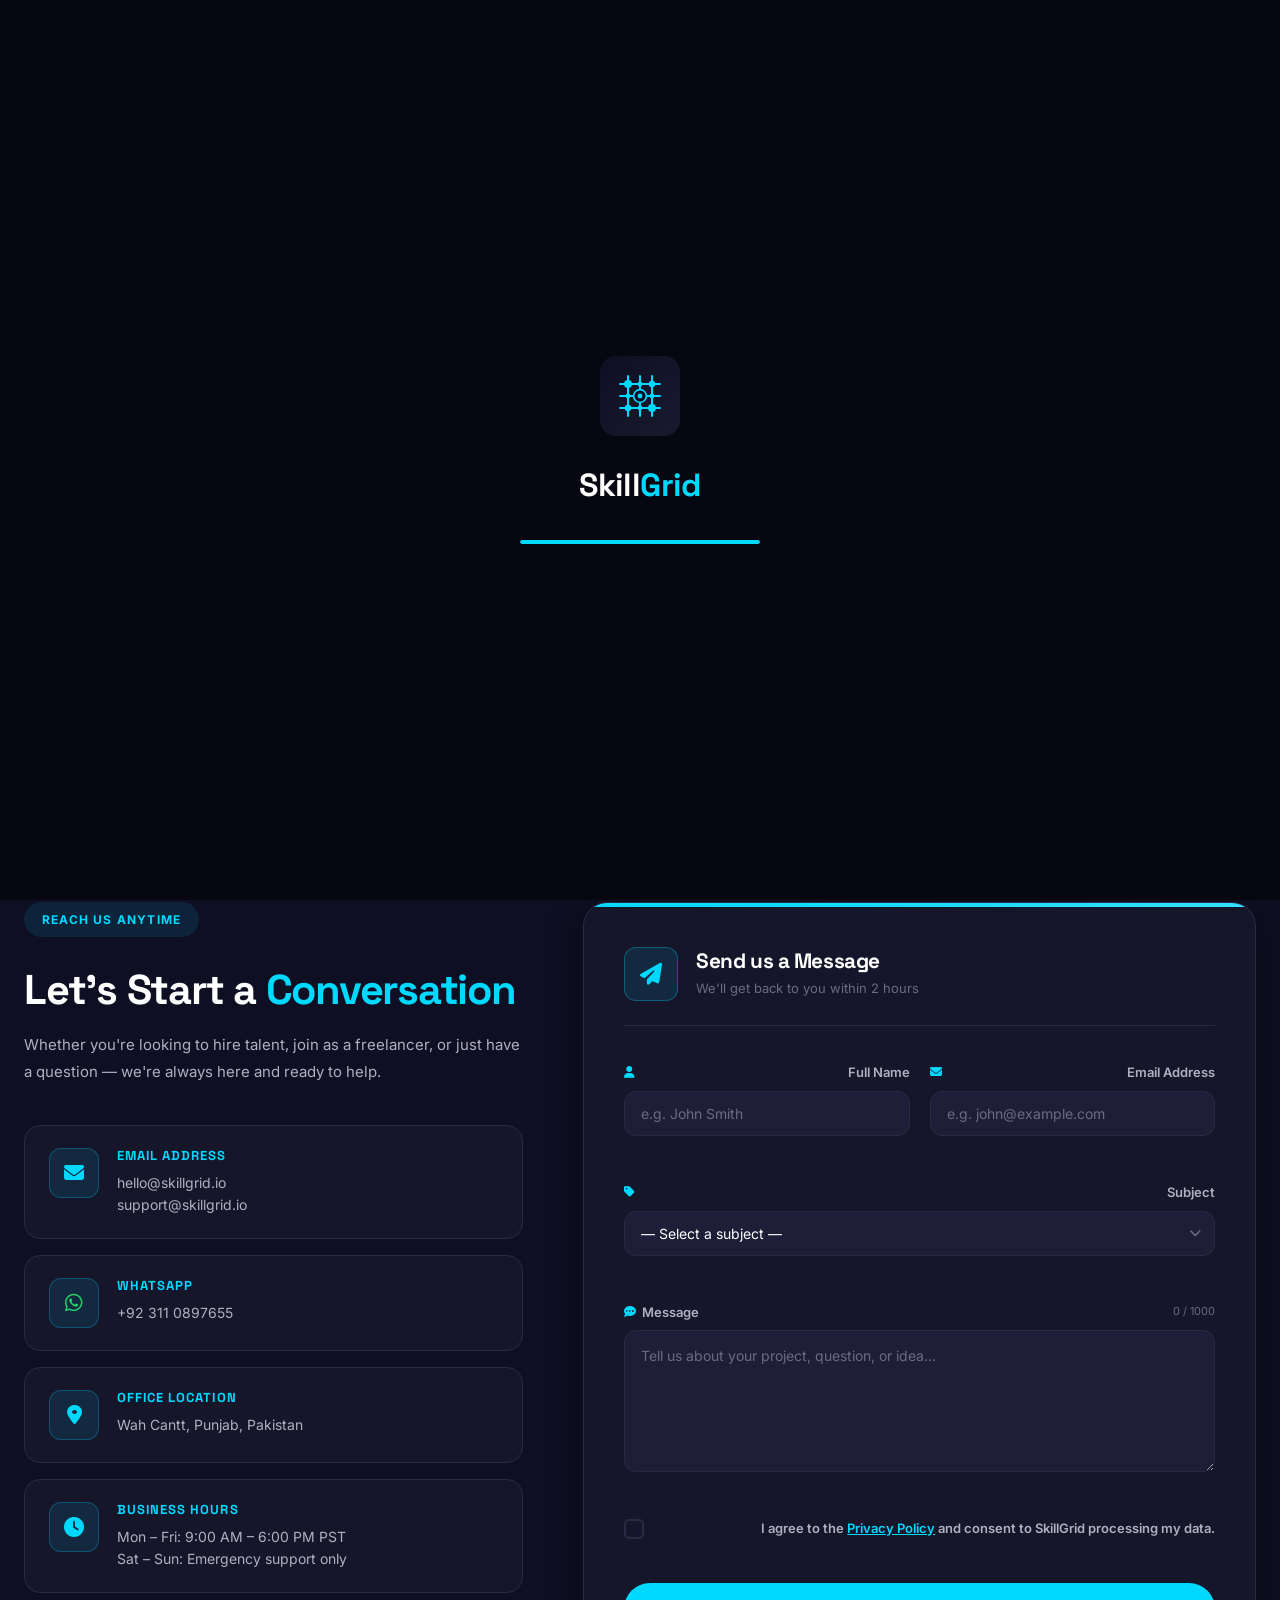
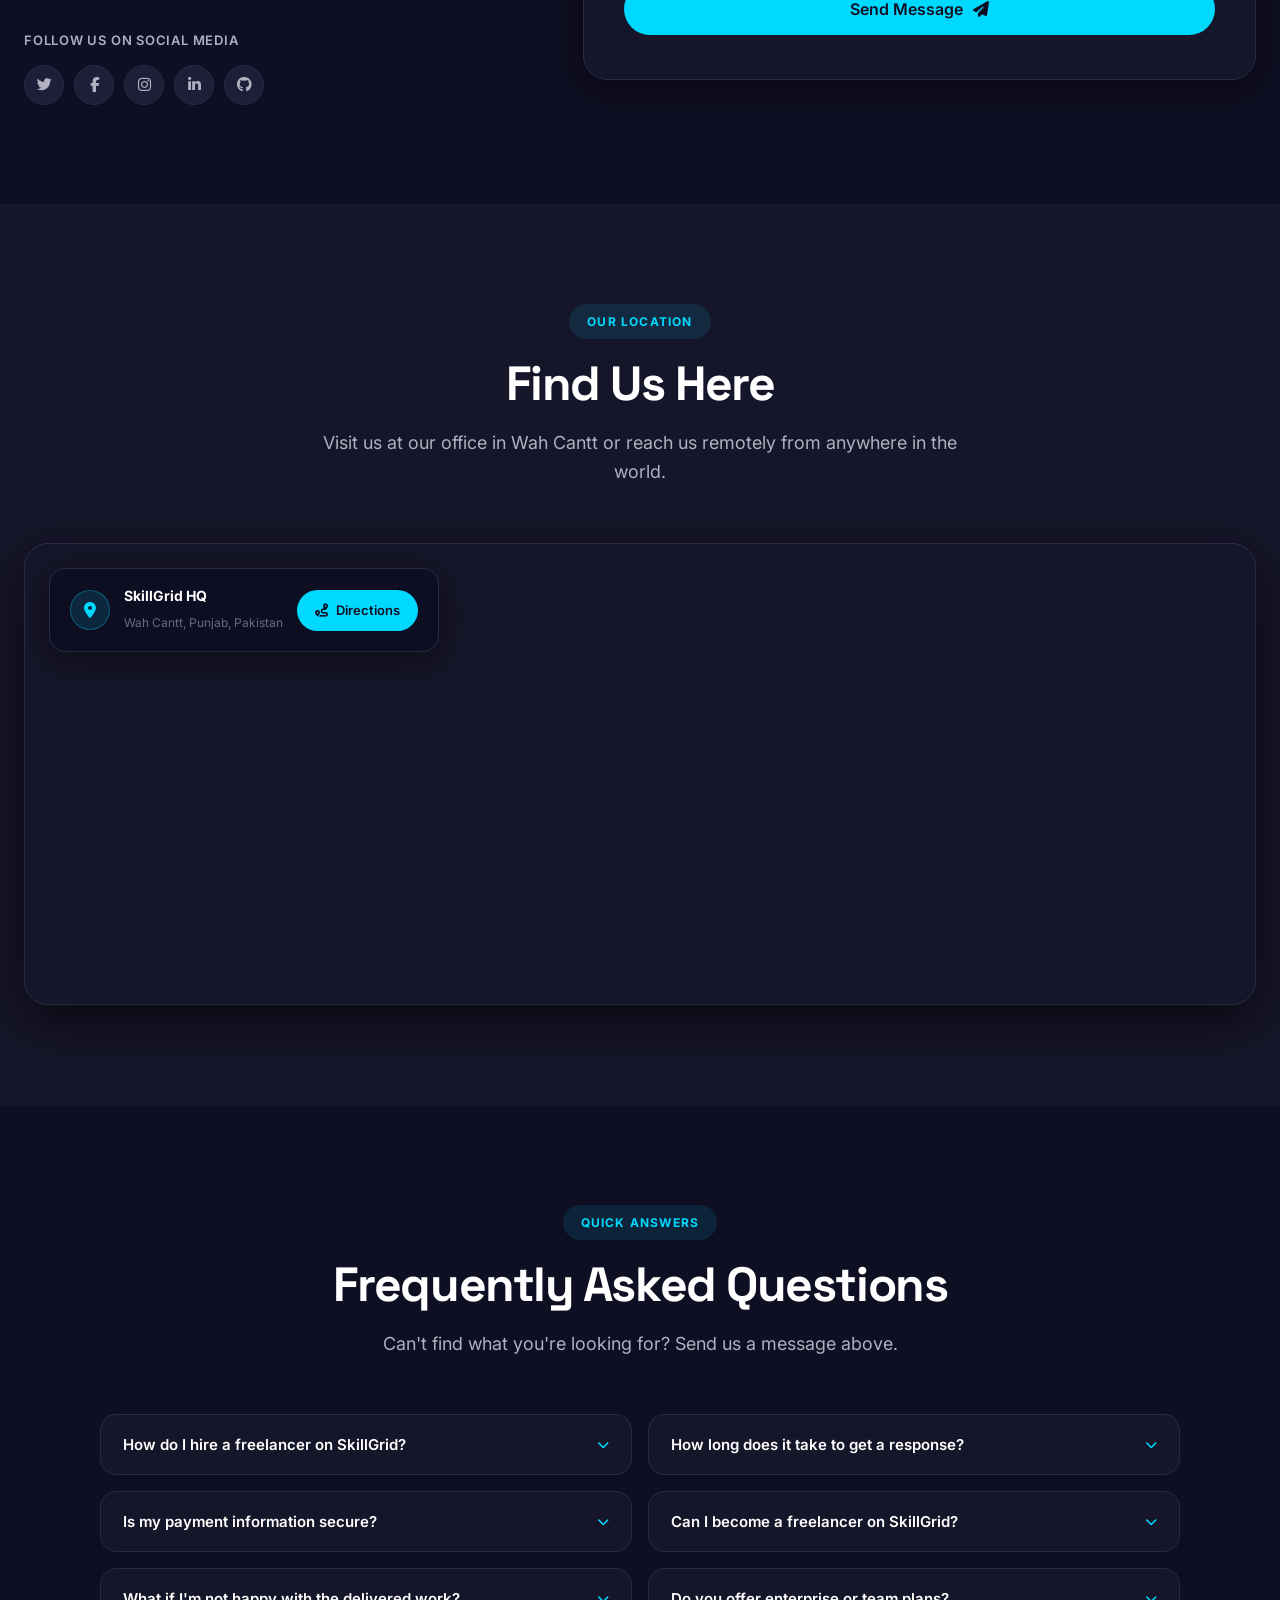
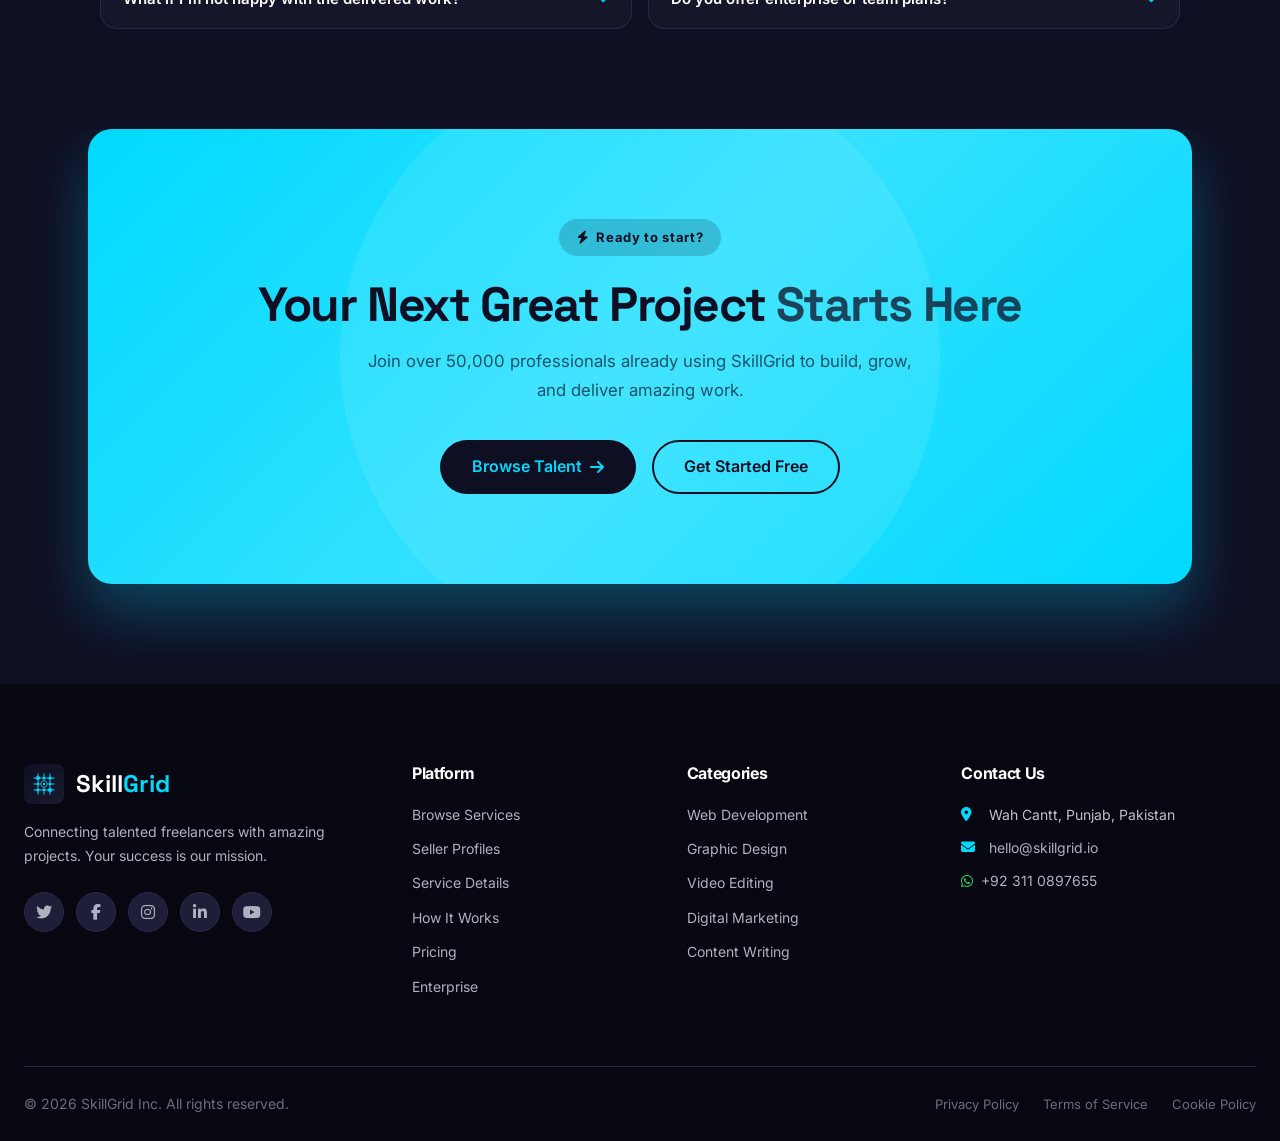
<file: pages/contact.html>
<!DOCTYPE html>
<html lang="en">
<head>
    <meta charset="UTF-8">
    <meta name="viewport" content="width=device-width, initial-scale=1.0">
    <meta name="description" content="Contact SkillGrid — Get in touch with our team. We're here to help you connect with world-class freelance talent.">
    <meta name="theme-color" content="#0f0f23">

    <title>Contact Us — SkillGrid</title>

    <!-- Favicon -->
    <link rel="icon" type="image/svg+xml" href="../images/logo.svg">

    <!-- Preconnects -->
    <link rel="preconnect" href="https://fonts.googleapis.com">
    <link rel="preconnect" href="https://fonts.gstatic.com" crossorigin>
    <link rel="preconnect" href="https://images.unsplash.com">

    <!-- Fonts -->
    <link href="https://fonts.googleapis.com/css2?family=Inter:wght@300;400;500;600;700;800&family=Space+Grotesk:wght@400;500;600;700&display=swap" rel="stylesheet">

    <!-- Icons -->
    <link rel="stylesheet" href="https://cdnjs.cloudflare.com/ajax/libs/font-awesome/6.5.1/css/all.min.css">

    <!-- Styles -->
    <link rel="stylesheet" href="../css/style.css">
    <link rel="stylesheet" href="../css/animations.css">
    <link rel="stylesheet" href="../css/contact.css">
</head>
<body>

    <!-- ============ LOADER ============ -->
    <div class="loader" id="loader">
        <div class="loader-content">
            <img src="../images/logo.svg" alt="SkillGrid" class="loader-logo">
            <div class="loader-text">Skill<span>Grid</span></div>
            <div class="loader-bar">
                <div class="loader-progress"></div>
            </div>
        </div>
    </div>

    <!-- ============ NAVIGATION ============ -->
    <header class="navbar scrolled" id="navbar">
        <div class="nav-container">
            <a href="../index.html" class="nav-logo" aria-label="SkillGrid home">
                <img src="../images/logo.svg" alt="SkillGrid" class="logo-icon">
                <span class="logo-text">Skill<span class="logo-accent">Grid</span></span>
            </a>

            <nav class="nav-menu" id="navMenu">
                <a href="../index.html"       class="nav-link">Home</a>
                <a href="services.html"       class="nav-link">Services</a>
                <a href="seller-services.html" class="nav-link">Seller Services</a>
                <a href="seller-profile.html" class="nav-link">Seller Profile</a>
                <a href="about.html"          class="nav-link">About</a>
                <a href="contact.html"        class="nav-link active">Contact</a>
            </nav>

            <div class="nav-actions">
                <a href="#" class="btn btn-ghost">Login</a>
                <a href="contact.html" class="btn btn-primary">Get Started</a>
            </div>

            <button class="hamburger" id="hamburger" aria-label="Toggle menu" aria-expanded="false">
                <span></span>
                <span></span>
                <span></span>
            </button>
        </div>
    </header>

    <!-- ============ HERO ============ -->
    <section class="contact-hero">
        <div class="hero-bg" style="background-image: url('https://images.unsplash.com/photo-1497366216548-37526070297c?w=1920&q=80&fm=webp');"></div>
        <div class="hero-overlay"></div>

        <!-- Floating decorative icons -->
        <span class="float-icon fi-1"><i class="fas fa-envelope"></i></span>
        <span class="float-icon fi-2"><i class="fas fa-phone"></i></span>
        <span class="float-icon fi-3"><i class="fas fa-map-marker-alt"></i></span>
        <span class="float-icon fi-4"><i class="fas fa-comments"></i></span>

        <div class="container">
            <div class="contact-hero-inner">
                <div class="breadcrumb reveal">
                    <a href="../index.html">Home</a>
                    <span class="sep"><i class="fas fa-chevron-right"></i></span>
                    <span class="cur">Contact</span>
                </div>
                <h1 class="hero-title reveal">
                    Get in <span class="accent-text">Touch</span>
                </h1>
                <p class="hero-desc reveal">
                    Have a question, project idea, or partnership in mind? We'd love to hear from you. Our team typically responds within 2 hours.
                </p>
                <div class="hero-badges reveal">
                    <div class="hero-badge">
                        <i class="fas fa-bolt"></i>
                        <span>Fast Response</span>
                    </div>
                    <div class="hero-badge">
                        <i class="fas fa-headset"></i>
                        <span>24/7 Support</span>
                    </div>
                    <div class="hero-badge">
                        <i class="fas fa-shield-halved"></i>
                        <span>Secure & Private</span>
                    </div>
                </div>
            </div>
        </div>

        <div class="scroll-cue">
            <i class="fas fa-chevron-down"></i>
        </div>
    </section>

    <!-- ============ QUICK STATS BAR ============ -->
    <section class="contact-stats-bar">
        <div class="container">
            <div class="stats-bar-grid reveal">
                <div class="stats-bar-item">
                    <i class="fas fa-clock"></i>
                    <div>
                        <strong>&lt; 2 Hours</strong>
                        <span>Average Response Time</span>
                    </div>
                </div>
                <div class="stats-bar-item">
                    <i class="fas fa-globe"></i>
                    <div>
                        <strong>180+ Countries</strong>
                        <span>Global Support Coverage</span>
                    </div>
                </div>
                <div class="stats-bar-item">
                    <i class="fas fa-face-smile"></i>
                    <div>
                        <strong>98% Satisfaction</strong>
                        <span>Client Happiness Rate</span>
                    </div>
                </div>
                <div class="stats-bar-item">
                    <i class="fas fa-headset"></i>
                    <div>
                        <strong>24/7 Available</strong>
                        <span>Round-the-Clock Help</span>
                    </div>
                </div>
            </div>
        </div>
    </section>

    <!-- ============ MAIN CONTACT SECTION ============ -->
    <section class="contact-main">
        <div class="container">
            <div class="contact-grid">

                <!-- ── LEFT: Contact Info ── -->
                <div class="contact-info-col">

                    <div class="reveal">
                        <span class="section-tag">REACH US ANYTIME</span>
                        <h2 class="contact-info-title">Let's Start a <span class="accent-text">Conversation</span></h2>
                        <p class="contact-info-desc">
                            Whether you're looking to hire talent, join as a freelancer, or just have a question — we're always here and ready to help.
                        </p>
                    </div>

                    <!-- Info Cards -->
                    <div class="info-cards">
                        <div class="info-card reveal" data-delay="100">
                            <div class="info-card-icon">
                                <i class="fas fa-envelope"></i>
                            </div>
                            <div class="info-card-body">
                                <h4>Email Address</h4>
                                <a href="mailto:hello@skillgrid.io">hello@skillgrid.io</a>
                                <a href="mailto:support@skillgrid.io">support@skillgrid.io</a>
                            </div>
                        </div>

                        <div class="info-card reveal" data-delay="200">
                            <div class="info-card-icon">
                                <i class="fab fa-whatsapp" style="color:#25d366"></i>
                            </div>
                            <div class="info-card-body">
                                <h4>WhatsApp</h4>
                                <a href="https://wa.me/923110897655" target="_blank" rel="noopener noreferrer">+92 311 0897655</a>
                            </div>
                        </div>

                        <div class="info-card reveal" data-delay="300">
                            <div class="info-card-icon">
                                <i class="fas fa-location-dot"></i>
                            </div>
                            <div class="info-card-body">
                                <h4>Office Location</h4>
                                <span>Wah Cantt, Punjab, Pakistan</span>
                            </div>
                        </div>

                        <div class="info-card reveal" data-delay="400">
                            <div class="info-card-icon">
                                <i class="fas fa-clock"></i>
                            </div>
                            <div class="info-card-body">
                                <h4>Business Hours</h4>
                                <span>Mon – Fri: 9:00 AM – 6:00 PM PST</span>
                                <span>Sat – Sun: Emergency support only</span>
                            </div>
                        </div>
                    </div>

                    <!-- Social Links -->
                    <div class="contact-social reveal">
                        <p class="social-label">Follow us on social media</p>
                        <div class="social-icons">
                            <a href="#" aria-label="Twitter" class="social-link">
                                <i class="fab fa-twitter"></i>
                            </a>
                            <a href="#" aria-label="Facebook" class="social-link">
                                <i class="fab fa-facebook-f"></i>
                            </a>
                            <a href="#" aria-label="Instagram" class="social-link">
                                <i class="fab fa-instagram"></i>
                            </a>
                            <a href="#" aria-label="LinkedIn" class="social-link">
                                <i class="fab fa-linkedin-in"></i>
                            </a>
                            <a href="#" aria-label="GitHub" class="social-link">
                                <i class="fab fa-github"></i>
                            </a>
                        </div>
                    </div>
                </div>

                <!-- ── RIGHT: Contact Form ── -->
                <div class="contact-form-col reveal">
                    <div class="contact-form-card">
                        <div class="form-card-header">
                            <div class="form-card-icon">
                                <i class="fas fa-paper-plane"></i>
                            </div>
                            <div>
                                <h3>Send us a Message</h3>
                                <p>We'll get back to you within 2 hours</p>
                            </div>
                        </div>

                        <form class="contact-form" id="contactForm" novalidate>

                            <!-- Row 1: Name + Email -->
                            <div class="form-row">
                                <div class="form-group" id="nameGroup">
                                    <label for="fullName">
                                        <i class="fas fa-user"></i> Full Name
                                    </label>
                                    <div class="input-wrap">
                                        <input
                                            type="text"
                                            id="fullName"
                                            name="fullName"
                                            placeholder="e.g. John Smith"
                                            autocomplete="name"
                                            aria-required="true"
                                        >
                                        <span class="input-status-icon"></span>
                                    </div>
                                    <span class="field-error" id="nameError" role="alert"></span>
                                </div>

                                <div class="form-group" id="emailGroup">
                                    <label for="emailAddress">
                                        <i class="fas fa-envelope"></i> Email Address
                                    </label>
                                    <div class="input-wrap">
                                        <input
                                            type="email"
                                            id="emailAddress"
                                            name="emailAddress"
                                            placeholder="e.g. john@example.com"
                                            autocomplete="email"
                                            aria-required="true"
                                        >
                                        <span class="input-status-icon"></span>
                                    </div>
                                    <span class="field-error" id="emailError" role="alert"></span>
                                </div>
                            </div>

                            <!-- Row 2: Subject -->
                            <div class="form-group" id="subjectGroup">
                                <label for="subject">
                                    <i class="fas fa-tag"></i> Subject
                                </label>
                                <div class="input-wrap">
                                    <select id="subject" name="subject" aria-required="true">
                                        <option value="">— Select a subject —</option>
                                        <option value="hire">I want to hire a freelancer</option>
                                        <option value="join">I want to join as a freelancer</option>
                                        <option value="support">Technical support</option>
                                        <option value="billing">Billing & payments</option>
                                        <option value="partnership">Partnership inquiry</option>
                                        <option value="other">Other</option>
                                    </select>
                                    <span class="input-status-icon select-arrow"><i class="fas fa-chevron-down"></i></span>
                                </div>
                                <span class="field-error" id="subjectError" role="alert"></span>
                            </div>

                            <!-- Row 3: Message -->
                            <div class="form-group" id="messageGroup">
                                <label for="message">
                                    <i class="fas fa-comment-dots"></i> Message
                                    <span class="char-count" id="charCount">0 / 1000</span>
                                </label>
                                <div class="input-wrap textarea-wrap">
                                    <textarea
                                        id="message"
                                        name="message"
                                        placeholder="Tell us about your project, question, or idea..."
                                        rows="5"
                                        maxlength="1000"
                                        aria-required="true"
                                    ></textarea>
                                    <span class="input-status-icon"></span>
                                </div>
                                <span class="field-error" id="messageError" role="alert"></span>
                            </div>

                            <!-- Privacy checkbox -->
                            <div class="form-group checkbox-group" id="privacyGroup">
                                <label class="checkbox-label">
                                    <input type="checkbox" id="privacyCheck" name="privacy" aria-required="true">
                                    <span class="custom-checkbox"></span>
                                    <span class="checkbox-text">
                                        I agree to the <a href="#" class="accent-link">Privacy Policy</a> and consent to SkillGrid processing my data.
                                    </span>
                                </label>
                                <span class="field-error" id="privacyError" role="alert"></span>
                            </div>

                            <!-- Submit -->
                            <button type="submit" class="btn btn-primary btn-submit" id="submitBtn">
                                <span class="btn-text">Send Message</span>
                                <span class="btn-spinner" aria-hidden="true"></span>
                                <i class="fas fa-paper-plane btn-icon"></i>
                            </button>

                            <!-- Success / Error messages -->
                            <div class="form-success" id="formSuccess" role="status" aria-live="polite">
                                <i class="fas fa-circle-check"></i>
                                <div>
                                    <strong>Message sent successfully!</strong>
                                    <p>We'll get back to you within 2 hours. Check your inbox for a confirmation.</p>
                                </div>
                            </div>

                            <div class="form-error-global" id="formErrorGlobal" role="alert" aria-live="polite">
                                <i class="fas fa-triangle-exclamation"></i>
                                <span>Please fix the errors above and try again.</span>
                            </div>

                        </form>
                    </div>
                </div>

            </div>
        </div>
    </section>

    <!-- ============ MAP SECTION ============ -->
    <section class="map-section">
        <div class="container">
            <div class="section-header reveal">
                <span class="section-tag">OUR LOCATION</span>
                <h2 class="section-title">Find Us Here</h2>
                <p class="section-desc">Visit us at our office in Wah Cantt or reach us remotely from anywhere in the world.</p>
            </div>

            <div class="map-wrapper reveal">
                <!-- Map overlay card -->
                <div class="map-info-overlay">
                    <div class="map-overlay-icon"><i class="fas fa-map-marker-alt"></i></div>
                    <div>
                        <strong>SkillGrid HQ</strong>
                        <span>Wah Cantt, Punjab, Pakistan</span>
                    </div>
                    <a
                        href="https://www.google.com/maps/dir/?api=1&destination=Wah+Cantt+Punjab+Pakistan"
                        target="_blank"
                        rel="noopener noreferrer"
                        class="btn btn-primary btn-directions"
                    >
                        <i class="fas fa-route"></i> Directions
                    </a>
                </div>

                <!-- Live Google Map embed (San Francisco) -->
                <iframe
                    class="map-embed"
                    src="https://www.google.com/maps/embed?pb=!1m18!1m12!1m3!1d3323.4!2d72.7!3d33.77!2m3!1f0!2f0!3f0!3m2!1i1024!2i768!4f13.1!3m3!1m2!1s0x38df958c47d02501%3A0x89f154f29f1f28a!2sWah%20Cantt%2C%20Punjab%2C%20Pakistan!5e0!3m2!1sen!2sus!4v1700000000000!5m2!1sen!2sus"
                    width="100%"
                    height="460"
                    style="border:0;"
                    allowfullscreen=""
                    loading="lazy"
                    referrerpolicy="no-referrer-when-downgrade"
                    title="SkillGrid Office Location"
                ></iframe>
            </div>
        </div>
    </section>

    <!-- ============ FAQ SECTION ============ -->
    <section class="contact-faq">
        <div class="container">
            <div class="section-header reveal">
                <span class="section-tag">QUICK ANSWERS</span>
                <h2 class="section-title">Frequently Asked Questions</h2>
                <p class="section-desc">Can't find what you're looking for? Send us a message above.</p>
            </div>

            <div class="faq-grid">
                <div class="faq-item">
                    <button class="faq-question" aria-expanded="false">
                        How do I hire a freelancer on SkillGrid?
                        <i class="fas fa-chevron-down"></i>
                    </button>
                    <div class="faq-answer">
                        <p>Simply browse our services, find a freelancer that matches your needs, and click "Get Started" or "Contact" on their profile. You can also post a job listing and let freelancers come to you.</p>
                    </div>
                </div>

                <div class="faq-item">
                    <button class="faq-question" aria-expanded="false">
                        How long does it take to get a response?
                        <i class="fas fa-chevron-down"></i>
                    </button>
                    <div class="faq-answer">
                        <p>Our support team typically responds within 2 hours during business hours (Mon–Fri, 9AM–6PM PST). For urgent issues, we recommend calling our support line directly.</p>
                    </div>
                </div>

                <div class="faq-item">
                    <button class="faq-question" aria-expanded="false">
                        Is my payment information secure?
                        <i class="fas fa-chevron-down"></i>
                    </button>
                    <div class="faq-answer">
                        <p>Absolutely. All payments are processed through our secure escrow system. We use 256-bit SSL encryption and are PCI-DSS compliant. Your financial data is never stored on our servers.</p>
                    </div>
                </div>

                <div class="faq-item">
                    <button class="faq-question" aria-expanded="false">
                        Can I become a freelancer on SkillGrid?
                        <i class="fas fa-chevron-down"></i>
                    </button>
                    <div class="faq-answer">
                        <p>Yes! Click "Get Started" to create your freelancer profile. We review all applications to ensure quality, so please make sure your profile is complete with portfolio samples and verified skills.</p>
                    </div>
                </div>

                <div class="faq-item">
                    <button class="faq-question" aria-expanded="false">
                        What if I'm not happy with the delivered work?
                        <i class="fas fa-chevron-down"></i>
                    </button>
                    <div class="faq-answer">
                        <p>We offer a satisfaction guarantee. If the work doesn't meet the agreed specifications, you can request unlimited revisions. If issues remain unresolved, our dispute resolution team will step in.</p>
                    </div>
                </div>

                <div class="faq-item">
                    <button class="faq-question" aria-expanded="false">
                        Do you offer enterprise or team plans?
                        <i class="fas fa-chevron-down"></i>
                    </button>
                    <div class="faq-answer">
                        <p>Yes, we have tailored enterprise solutions for larger teams and organisations. Contact us via the form above or email us at <a href="mailto:enterprise@skillgrid.io" class="accent-link">enterprise@skillgrid.io</a> for a custom quote.</p>
                    </div>
                </div>
            </div>
        </div>
    </section>

    <!-- ============ CTA BANNER ============ -->
    <section class="contact-cta-section">
        <div class="container">
            <div class="contact-cta-inner reveal">
                <div class="cta-glow"></div>
                <div class="cta-content">
                    <span class="cta-eyebrow"><i class="fas fa-bolt"></i> Ready to start?</span>
                    <h2>Your Next Great Project <span>Starts Here</span></h2>
                    <p>Join over 50,000 professionals already using SkillGrid to build, grow, and deliver amazing work.</p>
                    <div class="cta-buttons">
                        <a href="services.html" class="btn btn-primary btn-lg">
                            Browse Talent <i class="fas fa-arrow-right"></i>
                        </a>
                        <a href="#contactForm" class="btn btn-outline btn-lg">
                            Get Started Free
                        </a>
                    </div>
                </div>
            </div>
        </div>
    </section>

    <!-- ============ FOOTER ============ -->
    <footer class="footer" id="footer">
        <div class="container">
            <div class="footer-grid">
                <div class="footer-col footer-brand">
                    <a href="../index.html" class="footer-logo">
                        <img src="../images/logo.svg" alt="SkillGrid">
                        <span>Skill<span class="logo-accent">Grid</span></span>
                    </a>
                    <p class="footer-desc">
                        Connecting talented freelancers with amazing projects.
                        Your success is our mission.
                    </p>
                    <div class="social-icons">
                        <a href="#" aria-label="Twitter"><i class="fab fa-twitter"></i></a>
                        <a href="#" aria-label="Facebook"><i class="fab fa-facebook-f"></i></a>
                        <a href="#" aria-label="Instagram"><i class="fab fa-instagram"></i></a>
                        <a href="#" aria-label="LinkedIn"><i class="fab fa-linkedin-in"></i></a>
                        <a href="#" aria-label="YouTube"><i class="fab fa-youtube"></i></a>
                    </div>
                </div>

                <div class="footer-col">
                    <h4 class="footer-title">Platform</h4>
                    <ul class="footer-links">
                        <li><a href="services.html">Browse Services</a></li>
                        <li><a href="seller-profile.html">Seller Profiles</a></li>
                        <li><a href="service-details.html">Service Details</a></li>
                        <li><a href="../index.html#how-it-works">How It Works</a></li>
                        <li><a href="#">Pricing</a></li>
                        <li><a href="#">Enterprise</a></li>
                    </ul>
                </div>

                <div class="footer-col">
                    <h4 class="footer-title">Categories</h4>
                    <ul class="footer-links">
                        <li><a href="services.html">Web Development</a></li>
                        <li><a href="services.html">Graphic Design</a></li>
                        <li><a href="services.html">Video Editing</a></li>
                        <li><a href="services.html">Digital Marketing</a></li>
                        <li><a href="services.html">Content Writing</a></li>
                    </ul>
                </div>

                <div class="footer-col">
                    <h4 class="footer-title">Contact Us</h4>
                    <ul class="footer-contact">
                        <li>
                            <i class="fas fa-location-dot"></i>
                            <span>Wah Cantt, Punjab, Pakistan</span>
                        </li>
                        <li>
                            <i class="fas fa-envelope"></i>
                            <a href="mailto:hello@skillgrid.io">hello@skillgrid.io</a>
                        </li>
                        <li>
                            <a href="https://wa.me/923110897655" target="_blank" rel="noopener noreferrer"><i class="fab fa-whatsapp" style="color:#25d366;margin-right:4px"></i>+92 311 0897655</a>
                        </li>
                    </ul>
                </div>
            </div>

            <div class="footer-bottom">
                <p>© 2026 SkillGrid Inc. All rights reserved.</p>
                <ul class="footer-bottom-links">
                    <li><a href="#">Privacy Policy</a></li>
                    <li><a href="#">Terms of Service</a></li>
                    <li><a href="#">Cookie Policy</a></li>
                </ul>
            </div>
        </div>
    </footer>

    <!-- Back to top -->
    <button class="back-to-top" id="backToTop" aria-label="Back to top">
        <i class="fas fa-arrow-up"></i>
    </button>

    <!-- Scripts -->
    <script src="../js/loader.js"></script>
    <script src="../js/main.js"></script>
    <script src="../js/contact.js"></script>
</body>
</html>
</file>
<file: css/style.css>
/* ============================================
   SKILLGRID — MAIN STYLES
   Dark Theme Freelance Platform
   ============================================ */

/* ============ CSS VARIABLES ============ */
:root {
    /* Dark Theme Colors */
    --primary: #0f0f23;
    --primary-dark: #070712;
    --primary-light: #1a1a2e;
    --accent: #00d9ff;
    --accent-dark: #00b8d9;
    --accent-light: #33e1ff;
    
    /* Neutrals - Dark */
    --bg: #0f0f23;
    --bg-secondary: #16162a;
    --bg-tertiary: #1e1e38;
    --bg-card: #16162a;
    --text: #ffffff;
    --text-secondary: #b0b0c0;
    --text-muted: #6b6b80;
    --border: #2a2a45;
    --border-light: #333355;
    
    /* Shadows */
    --shadow-sm: 0 2px 8px rgba(0, 0, 0, 0.3);
    --shadow-md: 0 4px 16px rgba(0, 0, 0, 0.4);
    --shadow-lg: 0 8px 32px rgba(0, 0, 0, 0.5);
    --shadow-xl: 0 16px 48px rgba(0, 0, 0, 0.6);
    
    /* Layout */
    --container: 1280px;
    --radius-sm: 8px;
    --radius: 12px;
    --radius-lg: 16px;
    --radius-xl: 24px;
    --radius-full: 9999px;
    
    /* Transitions */
    --t-fast: 0.15s ease;
    --t: 0.3s cubic-bezier(0.4, 0, 0.2, 1);
    --t-slow: 0.5s cubic-bezier(0.4, 0, 0.2, 1);
}

/* ============ RESET & BASE ============ */
*, *::before, *::after {
    box-sizing: border-box;
    margin: 0;
    padding: 0;
}

html {
    scroll-behavior: smooth;
    -webkit-text-size-adjust: 100%;
}

body {
    font-family: 'Inter', -apple-system, BlinkMacSystemFont, 'Segoe UI', sans-serif;
    font-size: 16px;
    line-height: 1.6;
    color: var(--text);
    background: var(--bg);
    -webkit-font-smoothing: antialiased;
    -moz-osx-font-smoothing: grayscale;
    overflow-x: hidden;
}

img, video {
    max-width: 100%;
    height: auto;
    display: block;
}

a {
    text-decoration: none;
    color: inherit;
    transition: var(--t);
}

button {
    border: none;
    background: none;
    font-family: inherit;
    cursor: pointer;
    color: inherit;
}

ul {
    list-style: none;
}

input {
    font-family: inherit;
    border: none;
    outline: none;
    background: none;
}

/* ============ TYPOGRAPHY ============ */
h1, h2, h3, h4, h5, h6 {
    font-family: 'Space Grotesk', 'Inter', sans-serif;
    font-weight: 700;
    line-height: 1.2;
    letter-spacing: -0.02em;
    color: var(--text);
}

.accent-text {
    color: var(--accent);
}

/* ============ LAYOUT ============ */
.container {
    width: 100%;
    max-width: var(--container);
    margin: 0 auto;
    padding: 0 24px;
}

/* ============ BUTTONS ============ */
.btn {
    display: inline-flex;
    align-items: center;
    justify-content: center;
    gap: 8px;
    padding: 10px 22px;
    font-size: 14px;
    font-weight: 600;
    border-radius: var(--radius-full);
    cursor: pointer;
    transition: var(--t);
    white-space: nowrap;
}

.btn-lg {
    padding: 14px 32px;
    font-size: 16px;
}

.btn i {
    transition: var(--t);
}

.btn-primary {
    background: var(--accent);
    color: var(--primary);
}

.btn-primary:hover {
    background: var(--accent-light);
    transform: translateY(-2px);
    box-shadow: 0 8px 24px rgba(0, 217, 255, 0.3);
}

.btn-primary:hover i {
    transform: translateX(4px);
}

.btn-ghost {
    color: var(--text-secondary);
    background: transparent;
}

.btn-ghost:hover {
    color: var(--text);
    background: rgba(255, 255, 255, 0.08);
}

.btn-outline {
    background: transparent;
    color: var(--accent);
    border: 2px solid var(--accent);
    padding: 12px 30px;
}

.btn-outline:hover {
    background: var(--accent);
    color: var(--primary);
    transform: translateY(-2px);
}

/* ============ LOADER ============ */
.loader {
    position: fixed;
    inset: 0;
    background: var(--primary-dark);
    display: flex;
    align-items: center;
    justify-content: center;
    z-index: 99999;
    transition: opacity 0.6s ease, visibility 0.6s ease;
}

.loader.hidden {
    opacity: 0;
    visibility: hidden;
    pointer-events: none;
}

.loader-content {
    text-align: center;
    color: white;
}

.loader-logo {
    width: 80px;
    height: 80px;
    margin: 0 auto 24px;
    animation: logoFloat 2s ease-in-out infinite;
}

@keyframes logoFloat {
    0%, 100% { transform: translateY(0); }
    50% { transform: translateY(-12px); }
}

.loader-text {
    font-family: 'Space Grotesk', sans-serif;
    font-size: 32px;
    font-weight: 700;
    margin-bottom: 28px;
    letter-spacing: -0.02em;
}

.loader-text span {
    color: var(--accent);
}

.loader-bar {
    width: 240px;
    height: 4px;
    background: rgba(255, 255, 255, 0.1);
    border-radius: var(--radius-full);
    overflow: hidden;
    margin: 0 auto;
}

.loader-progress {
    height: 100%;
    width: 0;
    background: var(--accent);
    border-radius: var(--radius-full);
    animation: loaderFill 2s ease forwards;
}

@keyframes loaderFill {
    0% { width: 0; }
    50% { width: 70%; }
    100% { width: 100%; }
}

/* ============ NAVIGATION ============ */
.navbar {
    position: fixed;
    top: 0;
    left: 0;
    right: 0;
    z-index: 1000;
    padding: 16px 0;
    transition: var(--t);
    background: transparent;
}

.navbar.scrolled {
    background: rgba(15, 15, 35, 0.95);
    backdrop-filter: blur(20px);
    -webkit-backdrop-filter: blur(20px);
    box-shadow: 0 2px 20px rgba(0, 0, 0, 0.3);
    padding: 10px 0;
    border-bottom: 1px solid var(--border);
}

.nav-container {
    max-width: var(--container);
    margin: 0 auto;
    padding: 0 24px;
    display: flex;
    align-items: center;
    justify-content: space-between;
    gap: 24px;
}

.nav-logo {
    display: flex;
    align-items: center;
    gap: 10px;
    font-family: 'Space Grotesk', sans-serif;
    font-size: 22px;
    font-weight: 700;
    color: var(--text);
    z-index: 1001;
}

.logo-icon {
    width: 40px;
    height: 40px;
    display: block;
    transition: var(--t);
}

.nav-logo:hover .logo-icon {
    transform: rotate(-8deg) scale(1.05);
}

.logo-text {
    letter-spacing: -0.02em;
}

.logo-accent {
    color: var(--accent);
}

.nav-menu {
    display: flex;
    align-items: center;
    gap: 4px;
    flex: 1;
    justify-content: center;
}

.nav-link {
    position: relative;
    padding: 8px 16px;
    font-size: 15px;
    font-weight: 500;
    border-radius: var(--radius);
    transition: var(--t);
    color: var(--text-secondary);
}

.navbar:not(.scrolled) .nav-link {
    color: rgba(255, 255, 255, 0.85);
}

.nav-link:hover,
.nav-link.active {
    color: var(--accent);
}

.nav-actions {
    display: flex;
    align-items: center;
    gap: 10px;
}

/* Hamburger */
.hamburger {
    display: none;
    flex-direction: column;
    gap: 5px;
    width: 32px;
    height: 32px;
    padding: 4px;
    z-index: 1001;
    background: transparent;
}

.hamburger span {
    display: block;
    width: 100%;
    height: 2px;
    background: var(--text);
    border-radius: 2px;
    transition: var(--t);
    transform-origin: center;
}

.navbar:not(.scrolled) .hamburger span {
    background: white;
}

.hamburger.active span:nth-child(1) {
    transform: translateY(7px) rotate(45deg);
}

.hamburger.active span:nth-child(2) {
    opacity: 0;
}

.hamburger.active span:nth-child(3) {
    transform: translateY(-7px) rotate(-45deg);
}

/* ============ HERO SECTION ============ */
.hero {
    position: relative;
    min-height: 100vh;
    display: flex;
    align-items: center;
    overflow: hidden;
    padding: 120px 0 80px;
    isolation: isolate;
}

.hero-bg {
    position: absolute;
    inset: 0;
    z-index: -2;
    background-position: center;
    background-repeat: no-repeat;
    background-size: cover;
}

.hero-bg img {
    width: 100%;
    height: 100%;
    object-fit: cover;
    object-position: center;
}

.hero-overlay {
    position: absolute;
    inset: 0;
    background: linear-gradient(135deg, rgba(7, 7, 18, 0.92) 0%, rgba(15, 15, 35, 0.88) 50%, rgba(22, 33, 62, 0.85) 100%);
    z-index: -1;
}

.hero-content {
    position: relative;
    z-index: 1;
    color: white;
    text-align: center;
    max-width: 900px;
    margin: 0 auto;
}

.hero-title {
    font-size: clamp(2.5rem, 7vw, 4rem);
    font-weight: 800;
    line-height: 1.1;
    margin-bottom: 24px;
    color: white;
    letter-spacing: -0.03em;
}

.hero-desc {
    font-size: clamp(1rem, 1.8vw, 1.2rem);
    line-height: 1.7;
    margin-bottom: 36px;
    color: rgba(255, 255, 255, 0.8);
    max-width: 680px;
    margin-left: auto;
    margin-right: auto;
}

.hero-buttons {
    display: flex;
    gap: 16px;
    justify-content: center;
    flex-wrap: wrap;
}

/* Search box */
.hero-search {
    max-width: 620px;
    margin: 0 auto;
}

.search-box {
    display: flex;
    align-items: center;
    gap: 8px;
    padding: 8px;
    background: var(--bg-card);
    border: 1px solid var(--border);
    border-radius: var(--radius-full);
    box-shadow: var(--shadow-lg);
}

.search-box i {
    color: var(--text-muted);
    margin-left: 16px;
    font-size: 16px;
}

.search-box input {
    flex: 1;
    padding: 12px;
    font-size: 15px;
    color: var(--text);
    background: transparent;
}

.search-box input::placeholder {
    color: var(--text-muted);
}

.search-box .btn {
    padding: 12px 24px;
}

.search-tags {
    display: flex;
    align-items: center;
    justify-content: center;
    gap: 12px;
    margin-top: 16px;
    flex-wrap: wrap;
    font-size: 14px;
    color: rgba(255, 255, 255, 0.6);
}

.search-tags > span {
    font-weight: 500;
    color: var(--text-secondary);
}

.search-tags a {
    padding: 6px 14px;
    background: rgba(0, 217, 255, 0.1);
    border: 1px solid rgba(0, 217, 255, 0.2);
    border-radius: var(--radius-full);
    color: var(--accent);
    font-size: 13px;
    font-weight: 500;
    transition: var(--t);
}

.search-tags a:hover {
    background: rgba(0, 217, 255, 0.2);
    border-color: var(--accent);
    transform: translateY(-2px);
}

/* (Scroll indicator CSS removed — was unused dead code. The home page hero no longer shows a permanent scroll button.) */

/* ============ FEATURES SECTION ============ */
.features {
    padding: 100px 0;
    background: var(--bg-secondary);
}

.section-header {
    text-align: center;
    max-width: 680px;
    margin: 0 auto 56px;
}

.section-tag {
    display: inline-block;
    padding: 8px 18px;
    background: rgba(0, 217, 255, 0.1);
    color: var(--accent);
    border-radius: var(--radius-full);
    font-size: 12px;
    font-weight: 700;
    letter-spacing: 0.1em;
    margin-bottom: 16px;
}

.section-title {
    font-size: clamp(2rem, 4.5vw, 3rem);
    font-weight: 800;
    margin-bottom: 16px;
    letter-spacing: -0.03em;
}

.section-desc {
    font-size: 18px;
    color: var(--text-secondary);
    line-height: 1.6;
}

.features-grid {
    display: grid;
    grid-template-columns: repeat(3, 1fr);
    gap: 28px;
}

.feature-card {
    background: var(--bg-card);
    border: 1px solid var(--border);
    border-radius: var(--radius-lg);
    padding: 32px;
    transition: var(--t);
}

.feature-card:hover {
    transform: translateY(-6px);
    border-color: var(--accent);
    box-shadow: var(--shadow-lg);
}

.feature-icon {
    width: 56px;
    height: 56px;
    display: flex;
    align-items: center;
    justify-content: center;
    background: rgba(0, 217, 255, 0.1);
    border-radius: var(--radius);
    margin-bottom: 20px;
    font-size: 24px;
    color: var(--accent);
}

.feature-card h3 {
    font-size: 18px;
    font-weight: 700;
    margin-bottom: 10px;
    color: var(--text);
}

.feature-card p {
    font-size: 14px;
    color: var(--text-secondary);
    line-height: 1.6;
}

/* ============ SERVICES SECTION ============ */
.services {
    padding: 100px 0;
    background: var(--bg);
}

/* Filter tabs */
.filter-tabs {
    display: flex;
    align-items: center;
    justify-content: center;
    gap: 10px;
    margin-bottom: 40px;
    flex-wrap: wrap;
}

.filter-tab {
    padding: 12px 24px;
    font-size: 14px;
    font-weight: 600;
    color: var(--text-secondary);
    background: var(--bg-card);
    border: 1px solid var(--border);
    border-radius: var(--radius-full);
    transition: var(--t);
}

.filter-tab:hover {
    color: var(--accent);
    border-color: var(--accent);
    transform: translateY(-2px);
}

.filter-tab.active {
    background: var(--accent);
    color: var(--primary);
    border-color: var(--accent);
}

/* Services grid */
.services-grid {
    display: grid;
    grid-template-columns: repeat(3, 1fr);
    gap: 28px;
    margin-bottom: 56px;
}

/* Service card */
.service-card {
    background: var(--bg-card);
    border-radius: var(--radius-lg);
    overflow: hidden;
    border: 1px solid var(--border);
    transition: var(--t);
    position: relative;
    display: flex;
    flex-direction: column;
}

.service-card:hover {
    transform: translateY(-8px);
    box-shadow: var(--shadow-xl);
    border-color: var(--accent);
}

.card-image {
    position: relative;
    aspect-ratio: 16 / 10;
    overflow: hidden;
    background: var(--bg-tertiary);
}

.card-image img {
    width: 100%;
    height: 100%;
    object-fit: cover;
    transition: transform 0.6s cubic-bezier(0.4, 0, 0.2, 1);
}

.service-card:hover .card-image img {
    transform: scale(1.08);
}

.card-overlay {
    position: absolute;
    top: 14px;
    right: 14px;
    display: flex;
    gap: 8px;
    z-index: 2;
    opacity: 0;
    transform: translateY(-8px);
    transition: var(--t);
}

.service-card:hover .card-overlay {
    opacity: 1;
    transform: translateY(0);
}

.quick-view {
    width: 40px;
    height: 40px;
    display: flex;
    align-items: center;
    justify-content: center;
    background: var(--bg-card);
    border-radius: 50%;
    color: var(--text);
    font-size: 14px;
    transition: var(--t);
    box-shadow: var(--shadow-sm);
}

.quick-view:hover {
    background: var(--accent);
    color: var(--primary);
    transform: scale(1.1);
}

.card-content {
    padding: 20px;
    display: flex;
    flex-direction: column;
    flex: 1;
}

.card-meta-top {
    display: flex;
    align-items: center;
    justify-content: space-between;
    margin-bottom: 12px;
}

.card-category {
    font-size: 12px;
    font-weight: 600;
    color: var(--accent);
    text-transform: uppercase;
    letter-spacing: 0.05em;
}

.card-rating {
    display: flex;
    align-items: center;
    gap: 4px;
    font-size: 13px;
    font-weight: 600;
    color: var(--text);
}

.card-rating i {
    color: #ffc107;
    font-size: 12px;
}

.card-title {
    font-size: 18px;
    font-weight: 700;
    margin-bottom: 8px;
    color: var(--text);
    transition: var(--t);
}

.service-card:hover .card-title {
    color: var(--accent);
}

.card-desc {
    font-size: 14px;
    color: var(--text-secondary);
    line-height: 1.5;
    margin-bottom: 20px;
    flex: 1;
}

.card-footer {
    display: flex;
    align-items: center;
    justify-content: space-between;
    padding-top: 16px;
    border-top: 1px solid var(--border);
    gap: 12px;
}

.card-freelancer {
    display: flex;
    align-items: center;
    gap: 10px;
    min-width: 0;
}

.card-freelancer img {
    width: 38px;
    height: 38px;
    border-radius: 50%;
    object-fit: cover;
    border: 2px solid var(--border);
    flex-shrink: 0;
}

.fl-name {
    font-size: 13px;
    font-weight: 600;
    color: var(--text);
    white-space: nowrap;
    overflow: hidden;
    text-overflow: ellipsis;
}

.card-price {
    text-align: right;
    flex-shrink: 0;
}

.price-from {
    display: block;
    font-size: 11px;
    color: var(--text-muted);
    text-transform: uppercase;
    letter-spacing: 0.05em;
}

.price-amount {
    font-family: 'Space Grotesk', sans-serif;
    font-size: 20px;
    font-weight: 700;
    color: var(--accent);
}

.services-cta {
    text-align: center;
}

/* ============ CARD BUTTON ============ */
.card-btn {
    display: inline-flex;
    align-items: center;
    justify-content: center;
    gap: 8px;
    width: 100%;
    padding: 14px 24px;
    margin-top: 0;
    font-size: 14px;
    font-weight: 600;
    color: var(--accent);
    background: transparent;
    border: 2px solid var(--accent);
    border-radius: var(--radius);
    transition: opacity var(--t), max-height var(--t), margin-top var(--t), transform var(--t), background var(--t), color var(--t);
    opacity: 0;
    max-height: 0;
    overflow: hidden;
    pointer-events: none;
}

.card-btn i {
    font-size: 12px;
    transition: var(--t);
}

.service-card:hover .card-btn,
.service-card-full:hover .card-btn {
    opacity: 1;
    margin-top: 16px;
    max-height: 60px;
    pointer-events: auto;
}

.card-btn:hover {
    background: var(--accent);
    color: var(--primary);
    box-shadow: 0 8px 24px rgba(0, 217, 255, 0.3);
    transform: translateY(-2px);
}

.card-btn:hover i {
    transform: translateX(4px);
}

/* Service Card Full - Card Button */
.service-card-full:hover .card-btn {
    margin-top: 14px;
}

/* ============ HOW IT WORKS ============ */
.how-it-works {
    padding: 100px 0;
    background: var(--bg-secondary);
}

.steps-grid {
    display: grid;
    grid-template-columns: repeat(3, 1fr);
    gap: 40px;
}

.step-card {
    text-align: center;
    position: relative;
    padding: 40px 24px;
}

.step-number {
    position: absolute;
    top: 0;
    left: 50%;
    transform: translateX(-50%);
    font-family: 'Space Grotesk', sans-serif;
    font-size: 72px;
    font-weight: 800;
    color: var(--border);
    line-height: 1;
    z-index: 0;
}

.step-icon {
    position: relative;
    z-index: 1;
    width: 80px;
    height: 80px;
    display: flex;
    align-items: center;
    justify-content: center;
    background: var(--bg-card);
    border: 2px solid var(--accent);
    border-radius: 50%;
    margin: 0 auto 24px;
    font-size: 28px;
    color: var(--accent);
    transition: var(--t);
}

.step-card:hover .step-icon {
    background: var(--accent);
    color: var(--primary);
    transform: scale(1.1);
}

.step-card h3 {
    font-size: 20px;
    font-weight: 700;
    margin-bottom: 12px;
    color: var(--text);
}

.step-card p {
    font-size: 15px;
    color: var(--text-secondary);
    line-height: 1.6;
}

/* ============ STATS SECTION ============ */
.stats-section {
    padding: 80px 0;
    background: var(--bg);
    border-top: 1px solid var(--border);
    border-bottom: 1px solid var(--border);
}

.stats-grid {
    display: grid;
    grid-template-columns: repeat(4, 1fr);
    gap: 40px;
}

.stat-item {
    text-align: center;
}

.stat-icon {
    font-size: 32px;
    color: var(--accent);
    margin-bottom: 12px;
}

.stat-num {
    font-family: 'Space Grotesk', sans-serif;
    font-size: clamp(2.5rem, 4vw, 3.5rem);
    font-weight: 800;
    color: var(--text);
    line-height: 1;
    display: inline;
}

.stat-num-suffix {
    font-family: 'Space Grotesk', sans-serif;
    font-size: clamp(1.5rem, 2.5vw, 2rem);
    font-weight: 600;
    color: var(--accent);
    line-height: 1;
}

.stat-label {
    font-size: 15px;
    color: var(--text-secondary);
    font-weight: 500;
    margin-top: 8px;
}

/* ============ FOOTER ============ */
.footer {
    background: var(--primary-dark);
    color: rgba(255, 255, 255, 0.75);
    padding: 80px 0 0;
}

.footer-grid {
    display: grid;
    grid-template-columns: 1.5fr 1fr 1fr 1.3fr;
    gap: 48px;
    padding-bottom: 56px;
}

.footer-col h4.footer-title {
    font-size: 16px;
    font-weight: 700;
    color: white;
    margin-bottom: 20px;
    font-family: 'Inter', sans-serif;
}

.footer-brand .footer-logo {
    display: flex;
    align-items: center;
    gap: 12px;
    font-family: 'Space Grotesk', sans-serif;
    font-size: 24px;
    font-weight: 700;
    color: white;
    margin-bottom: 16px;
}

.footer-brand .footer-logo img {
    width: 40px;
    height: 40px;
}

.footer-desc {
    font-size: 14px;
    line-height: 1.7;
    margin-bottom: 24px;
    max-width: 340px;
    color: var(--text-secondary);
}

.social-icons {
    display: flex;
    gap: 12px;
}

.social-icons a {
    width: 40px;
    height: 40px;
    display: flex;
    align-items: center;
    justify-content: center;
    background: var(--bg-tertiary);
    border: 1px solid var(--border);
    border-radius: 50%;
    color: var(--text-secondary);
    transition: var(--t);
}

.social-icons a:hover {
    background: var(--accent);
    color: var(--primary);
    transform: translateY(-3px);
    border-color: var(--accent);
}

.footer-links li,
.footer-contact li {
    margin-bottom: 12px;
    font-size: 14px;
}

.footer-links a {
    color: var(--text-secondary);
    transition: var(--t);
    display: inline-block;
}

.footer-links a:hover {
    color: var(--accent);
    padding-left: 4px;
}

.footer-contact li {
    display: flex;
    align-items: flex-start;
    gap: 12px;
    line-height: 1.5;
}

.footer-contact i {
    color: var(--accent);
    margin-top: 3px;
    width: 16px;
    flex-shrink: 0;
}

.footer-contact a {
    color: var(--text-secondary);
    transition: var(--t);
}

.footer-contact a:hover {
    color: var(--accent);
}

.footer-bottom {
    display: flex;
    align-items: center;
    justify-content: space-between;
    padding: 24px 0;
    border-top: 1px solid var(--border);
    flex-wrap: wrap;
    gap: 16px;
}

.footer-bottom p {
    font-size: 14px;
    color: var(--text-muted);
    margin: 0;
}

.footer-bottom-links {
    display: flex;
    gap: 24px;
    flex-wrap: wrap;
}

.footer-bottom-links a {
    font-size: 13px;
    color: var(--text-muted);
    transition: var(--t);
}

.footer-bottom-links a:hover {
    color: var(--accent);
}

/* ============ BACK TO TOP ============ */
.back-to-top {
    position: fixed;
    bottom: 30px;
    right: 30px;
    width: 50px;
    height: 50px;
    display: flex;
    align-items: center;
    justify-content: center;
    background: var(--accent);
    color: var(--primary);
    border-radius: 50%;
    box-shadow: var(--shadow-lg);
    z-index: 999;
    opacity: 0;
    visibility: hidden;
    transform: translateY(20px);
    transition: var(--t);
}

.back-to-top.visible {
    opacity: 1;
    visibility: visible;
    transform: translateY(0);
}

.back-to-top:hover {
    transform: translateY(-4px);
    background: var(--accent-light);
}

/* ============ RESPONSIVE ============ */
@media (max-width: 1024px) {
    .features-grid {
        grid-template-columns: repeat(2, 1fr);
    }
    
    .services-grid {
        grid-template-columns: repeat(2, 1fr);
        gap: 24px;
    }
    
    .steps-grid {
        grid-template-columns: repeat(2, 1fr);
    }
    
    .stats-grid {
        grid-template-columns: repeat(2, 1fr);
        gap: 32px;
    }
    
    .footer-grid {
        grid-template-columns: 1fr 1fr;
        gap: 40px;
    }
    
    .nav-menu {
        gap: 0;
    }
    
    .nav-link {
        padding: 8px 12px;
        font-size: 14px;
    }
}

@media (max-width: 768px) {
    .container {
        padding: 0 20px;
    }
    
    .nav-menu {
        position: fixed;
        top: 0;
        right: -100%;
        width: 85%;
        max-width: 340px;
        height: 100vh;
        background: var(--bg-secondary);
        flex-direction: column;
        align-items: stretch;
        justify-content: flex-start;
        padding: 100px 32px 32px;
        gap: 8px;
        transition: right 0.4s cubic-bezier(0.4, 0, 0.2, 1);
        box-shadow: -10px 0 30px rgba(0, 0, 0, 0.3);
        z-index: 1000;
    }
    
    .nav-menu.active {
        right: 0;
    }
    
    .nav-menu .nav-link {
        color: var(--text) !important;
        padding: 14px 16px;
        font-size: 16px;
        border-radius: var(--radius);
    }
    
    .nav-menu .nav-link:hover,
    .nav-menu .nav-link.active {
        background: var(--bg-tertiary);
        color: var(--accent) !important;
    }
    
    .nav-actions {
        display: none;
    }
    
    .hamburger {
        display: flex;
    }
    
    /* Mobile menu overlay */
    body.menu-open::after {
        content: '';
        position: fixed;
        inset: 0;
        background: rgba(0, 0, 0, 0.6);
        z-index: 999;
        animation: fadeIn 0.3s ease;
    }
    
    .hero {
        padding: 100px 0 60px;
        min-height: 95vh;
    }
    
    .hero-content {
        padding: 0 10px;
    }
    
    .hero-title {
        font-size: clamp(2rem, 8vw, 3rem);
    }
    
    .hero-desc {
        font-size: 1rem;
        padding: 0 10px;
    }
    
    .hero-buttons {
        flex-direction: column;
        width: 100%;
        max-width: 300px;
        margin-left: auto;
        margin-right: auto;
        margin-bottom: 32px;
    }
    
    .hero-buttons .btn {
        width: 100%;
        justify-content: center;
    }
    
    .search-box {
        flex-direction: column;
        background: var(--bg-card);
        border-radius: var(--radius-lg);
        padding: 12px;
    }
    
    .search-box i {
        display: none;
    }
    
    .search-box input {
        padding: 14px;
        text-align: center;
        width: 100%;
        border-bottom: 1px solid var(--border);
    }
    
    .search-box .btn {
        width: 100%;
        margin-top: 8px;
    }
    
    .search-tags {
        gap: 8px;
        font-size: 13px;
        padding: 0 10px;
    }
    
    .search-tags span {
        display: none;
    }
    
    .search-tags a {
        padding: 5px 12px;
        font-size: 12px;
    }
    
    .features {
        padding: 60px 0;
    }
    
    .features-grid {
        grid-template-columns: 1fr;
        gap: 20px;
    }
    
    .feature-card {
        padding: 24px;
    }
    
    .filter-tabs {
        gap: 8px;
        padding: 0 10px;
    }
    
    .filter-tab {
        padding: 10px 18px;
        font-size: 13px;
    }
    
    .services {
        padding: 60px 0;
    }
    
    .services-grid {
        grid-template-columns: 1fr;
        gap: 20px;
        padding: 0 15px;
    }
    
    .card-content {
        padding: 16px;
    }
    
    .how-it-works {
        padding: 60px 0;
    }
    
    .steps-grid {
        grid-template-columns: 1fr;
        gap: 32px;
    }
    
    .step-number {
        font-size: 48px;
    }
    
    .stats-section {
        padding: 60px 0;
    }
    
    .stats-grid {
        grid-template-columns: 1fr 1fr;
        gap: 32px;
    }
    
    .stat-icon {
        font-size: 24px;
    }
    
    .stat-num {
        font-size: 2rem;
    }
    
    .footer-grid {
        grid-template-columns: 1fr;
        gap: 32px;
        padding: 0 20px 40px;
    }
    
    .footer-bottom {
        flex-direction: column;
        text-align: center;
        padding: 20px;
    }
    
    .back-to-top {
        bottom: 20px;
        right: 20px;
        width: 44px;
        height: 44px;
    }
}

@media (max-width: 480px) {
    .hero {
        padding: 100px 0 50px;
    }
    
    .hero-title {
        font-size: 1.65rem;
    }
    
    .hero-desc {
        font-size: 0.9rem;
    }
    
    .hero-buttons {
        gap: 12px;
    }
    
    .hero-search {
        padding: 0 5px;
    }
    
    .section-title {
        font-size: 1.65rem;
    }
    
    .section-desc {
        font-size: 15px;
    }
    
    .features-grid {
        gap: 14px;
    }
    
    .feature-card {
        padding: 20px;
    }
    
    .feature-icon {
        width: 48px;
        height: 48px;
        font-size: 20px;
        margin-bottom: 14px;
    }
    
    .feature-card h3 {
        font-size: 16px;
    }
    
    .feature-card p {
        font-size: 13px;
    }
    
    .services-grid {
        gap: 14px;
    }
    
    .card-title {
        font-size: 15px;
    }
    
    .card-desc {
        font-size: 13px;
    }
    
    .card-freelancer img {
        width: 32px;
        height: 32px;
    }
    
    .price-amount {
        font-size: 17px;
    }
    
    .stats-grid {
        grid-template-columns: 1fr 1fr;
        gap: 20px;
    }
    
    .stat-icon {
        font-size: 22px;
    }
    
    .stat-num {
        font-size: 1.75rem;
    }
    
    .stat-label {
        font-size: 13px;
    }
    
    .steps-grid {
        gap: 24px;
    }
    
    .step-card {
        padding: 30px 16px;
    }
    
    .step-icon {
        width: 64px;
        height: 64px;
        font-size: 24px;
    }
    
    .step-card h3 {
        font-size: 18px;
    }
    
    .step-card p {
        font-size: 14px;
    }
    
    .footer {
        padding: 50px 0 0;
    }
    
    .footer-brand .footer-logo {
        font-size: 20px;
    }
    
    .footer-brand .footer-logo img {
        width: 32px;
        height: 32px;
    }
    
    .footer-desc {
        font-size: 13px;
    }
}

/* ============ UTILITIES ============ */
@keyframes fadeIn {
    from { opacity: 0; }
    to { opacity: 1; }
}

::selection {
    background: var(--accent);
    color: var(--primary);
}

/* Custom scrollbar */
::-webkit-scrollbar {
    width: 10px;
}

::-webkit-scrollbar-track {
    background: var(--primary-dark);
}

::-webkit-scrollbar-thumb {
    background: var(--accent);
    border-radius: 10px;
    border: 2px solid var(--primary-dark);
}

::-webkit-scrollbar-thumb:hover {
    background: var(--accent-light);
}

/* ============ PRINT STYLES ============ */
@media print {
    .navbar,
    .loader,
    .back-to-top {
        display: none !important;
    }
    
    body {
        background: white;
        color: black;
    }
}

/* ============================================
   SERVICES PAGE STYLES
   ============================================ */

/* ============ PAGE HEADER ============ */
.page-header {
    position: relative;
    padding: 160px 0 80px;
    text-align: center;
    overflow: hidden;
}

.page-header .hero-bg {
    position: absolute;
    inset: 0;
    z-index: -2;
    background-position: center;
    background-repeat: no-repeat;
    background-size: cover;
}

.page-header .hero-bg img {
    width: 100%;
    height: 100%;
    object-fit: cover;
    object-position: center;
}

.page-header .hero-overlay {
    position: absolute;
    inset: 0;
    background: linear-gradient(135deg, rgba(7, 7, 18, 0.92) 0%, rgba(15, 15, 35, 0.88) 50%, rgba(22, 33, 62, 0.85) 100%);
    z-index: -1;
}

.page-header .container {
    position: relative;
    z-index: 1;
}

.page-title {
    font-size: clamp(2.5rem, 5vw, 3.5rem);
    font-weight: 800;
    margin-bottom: 16px;
    letter-spacing: -0.03em;
}

.page-desc {
    font-size: 18px;
    color: var(--text-secondary);
    max-width: 600px;
    margin: 0 auto;
}

/* Page header breadcrumb */
.page-header .breadcrumb {
    display: flex;
    align-items: center;
    justify-content: center;
    gap: 8px;
    font-size: 0.84rem;
    color: rgba(255,255,255,0.7);
    margin-bottom: 16px;
    flex-wrap: wrap;
}
.page-header .breadcrumb a {
    color: rgba(255,255,255,0.7);
    transition: var(--t);
}
.page-header .breadcrumb a:hover {
    color: var(--accent);
}
.page-header .breadcrumb .sep {
    opacity: 0.4;
    font-size: 0.65rem;
}
.page-header .breadcrumb .cur {
    color: var(--accent);
    font-weight: 600;
}

/* ============ SERVICES PAGE ============ */
.services-page {
    padding: 60px 0 100px;
    background: var(--bg);
    min-height: 100vh;
}

/* Search and Filter Bar */
.search-filter-bar {
    margin-bottom: 32px;
}

.search-box-large {
    display: flex;
    align-items: center;
    gap: 12px;
    padding: 12px 16px;
    background: var(--bg-card);
    border: 1px solid var(--border);
    border-radius: var(--radius-lg);
    max-width: 700px;
    margin: 0 auto;
}

.search-box-large i {
    color: var(--text-muted);
    font-size: 18px;
    margin-left: 8px;
}

.search-box-large input {
    flex: 1;
    padding: 12px;
    font-size: 16px;
    color: var(--text);
    background: transparent;
}

.search-box-large input::placeholder {
    color: var(--text-muted);
}

.search-box-large .btn {
    padding: 12px 28px;
}

/* Results Info */
.results-info {
    margin-bottom: 24px;
    font-size: 14px;
    color: var(--text-secondary);
}

/* Services Grid Full */
.services-grid-full {
    display: grid;
    grid-template-columns: repeat(4, 1fr);
    gap: 24px;
}

/* Service Card Full */
.service-card-full {
    background: var(--bg-card);
    border-radius: var(--radius-lg);
    overflow: hidden;
    border: 1px solid var(--border);
    transition: var(--t);
    display: flex;
    flex-direction: column;
}

.service-card-full:hover {
    transform: translateY(-6px);
    box-shadow: var(--shadow-xl);
    border-color: var(--accent);
}

.service-card-full .card-image {
    position: relative;
    aspect-ratio: 16 / 10;
    overflow: hidden;
    background: var(--bg-tertiary);
}

.service-card-full .card-image img {
    width: 100%;
    height: 100%;
    object-fit: cover;
    transition: transform 0.5s ease;
}

.service-card-full:hover .card-image img {
    transform: scale(1.08);
}

.service-card-full .card-overlay {
    position: absolute;
    top: 12px;
    right: 12px;
    display: flex;
    gap: 8px;
    z-index: 2;
    opacity: 0;
    transform: translateY(-8px);
    transition: var(--t);
}

.service-card-full:hover .card-overlay {
    opacity: 1;
    transform: translateY(0);
}

.service-card-full .quick-view {
    width: 38px;
    height: 38px;
    display: flex;
    align-items: center;
    justify-content: center;
    background: var(--bg-card);
    border-radius: 50%;
    color: var(--text);
    font-size: 13px;
    transition: var(--t);
    box-shadow: var(--shadow-sm);
}

.service-card-full .quick-view:hover {
    background: var(--accent);
    color: var(--primary);
    transform: scale(1.1);
}

.service-card-full .card-content {
    padding: 20px;
    display: flex;
    flex-direction: column;
    flex: 1;
}

.service-card-full .card-meta-top {
    display: flex;
    align-items: center;
    justify-content: space-between;
    margin-bottom: 12px;
}

.service-card-full .card-category {
    font-size: 11px;
    font-weight: 600;
    color: var(--accent);
    text-transform: uppercase;
    letter-spacing: 0.05em;
}

.service-card-full .card-rating {
    display: flex;
    align-items: center;
    gap: 4px;
    font-size: 13px;
    font-weight: 600;
    color: var(--text);
}

.service-card-full .card-rating i {
    color: #ffc107;
    font-size: 11px;
}

.service-card-full .card-title {
    font-size: 17px;
    font-weight: 700;
    margin-bottom: 8px;
    color: var(--text);
    transition: var(--t);
}

.service-card-full:hover .card-title {
    color: var(--accent);
}

.service-card-full .card-desc {
    font-size: 13px;
    color: var(--text-secondary);
    line-height: 1.5;
    margin-bottom: 16px;
    flex: 1;
}

.service-card-full .card-footer {
    display: flex;
    align-items: center;
    justify-content: space-between;
    padding-top: 14px;
    border-top: 1px solid var(--border);
    gap: 10px;
}

.service-card-full .card-freelancer {
    display: flex;
    align-items: center;
    gap: 10px;
    min-width: 0;
}

.service-card-full .card-freelancer img {
    width: 36px;
    height: 36px;
    border-radius: 50%;
    object-fit: cover;
    border: 2px solid var(--border);
    flex-shrink: 0;
}

.service-card-full .fl-info {
    display: flex;
    flex-direction: column;
    min-width: 0;
}

.service-card-full .fl-name {
    font-size: 13px;
    font-weight: 600;
    color: var(--text);
    white-space: nowrap;
    overflow: hidden;
    text-overflow: ellipsis;
}

.service-card-full .fl-level {
    font-size: 11px;
    color: var(--text-muted);
}

.service-card-full .card-price {
    text-align: right;
    flex-shrink: 0;
}

.service-card-full .price-from {
    display: block;
    font-size: 10px;
    color: var(--text-muted);
    text-transform: uppercase;
    letter-spacing: 0.05em;
}

.service-card-full .price-amount {
    font-family: 'Space Grotesk', sans-serif;
    font-size: 18px;
    font-weight: 700;
    color: var(--accent);
}

/* No Results */
.no-results {
    display: flex;
    flex-direction: column;
    align-items: center;
    justify-content: center;
    padding: 80px 20px;
    text-align: center;
}

.no-results i {
    font-size: 64px;
    color: var(--text-muted);
    margin-bottom: 24px;
}

.no-results h3 {
    font-size: 24px;
    font-weight: 700;
    margin-bottom: 8px;
    color: var(--text);
}

.no-results p {
    font-size: 16px;
    color: var(--text-secondary);
}

/* ============ RESPONSIVE - SERVICES PAGE ============ */
@media (max-width: 1200px) {
    .services-grid-full {
        grid-template-columns: repeat(3, 1fr);
    }
}

@media (max-width: 1024px) {
    .services-grid-full {
        grid-template-columns: repeat(2, 1fr);
        gap: 20px;
    }
}

@media (max-width: 768px) {
    .page-header {
        padding: 120px 0 50px;
    }
    
    .page-header .container {
        padding: 0 16px;
    }
    
    .page-title {
        font-size: 1.85rem;
        padding: 0 10px;
    }
    
    .page-desc {
        font-size: 15px;
        padding: 0 10px;
    }
    
    .services-page {
        padding: 30px 0 50px;
    }
    
    .search-filter-bar {
        margin-bottom: 20px;
    }
    
    .search-box-large {
        flex-direction: column;
        gap: 8px;
        padding: 10px;
    }
    
    .search-box-large i {
        display: none;
    }
    
    .search-box-large input {
        width: 100%;
        text-align: center;
        border-bottom: 1px solid var(--border);
        padding: 14px;
        font-size: 15px;
    }
    
    .search-box-large .btn {
        width: 100%;
        padding: 12px;
    }
    
    .filter-tabs {
        gap: 8px;
        flex-wrap: nowrap;
        justify-content: flex-start;
        overflow-x: auto;
        padding: 0 16px 12px;
        margin: 0 -16px 20px;
        -webkit-overflow-scrolling: touch;
    }
    
    .filter-tab {
        flex-shrink: 0;
        padding: 8px 14px;
        font-size: 12px;
        white-space: nowrap;
    }
    
    .results-info {
        padding: 0 16px;
        margin-bottom: 16px;
        font-size: 13px;
    }
    
    .services-grid-full {
        grid-template-columns: 1fr;
        gap: 16px;
        padding: 0 16px;
    }
    
    .service-card-full {
        border-radius: var(--radius);
    }
    
    .service-card-full .card-content {
        padding: 16px;
    }
    
    .service-card-full .card-title {
        font-size: 15px;
    }
    
    .service-card-full .card-desc {
        font-size: 13px;
        line-height: 1.4;
    }
    
    .service-card-full .card-freelancer img {
        width: 32px;
        height: 32px;
    }
    
    .service-card-full .fl-name {
        font-size: 12px;
    }
    
    .service-card-full .fl-level {
        font-size: 10px;
    }
    
    .service-card-full .price-amount {
        font-size: 16px;
    }
    
    .no-results {
        padding: 50px 20px;
    }
    
    .no-results i {
        font-size: 48px;
    }
    
    .no-results h3 {
        font-size: 20px;
    }
    
    .no-results p {
        font-size: 14px;
    }
}

@media (max-width: 480px) {
    .page-title {
        font-size: 1.65rem;
    }
    
    .page-desc {
        font-size: 14px;
    }
    
    .services-grid-full {
        grid-template-columns: 1fr;
        gap: 14px;
        padding: 0 12px;
    }
    
    .service-card-full .card-image {
        aspect-ratio: 16 / 9;
    }
    
    .service-card-full .card-content {
        padding: 14px;
    }
    
    .service-card-full .card-meta-top {
        margin-bottom: 8px;
    }
    
    .service-card-full .card-title {
        font-size: 14px;
        margin-bottom: 6px;
    }
    
    .service-card-full .card-desc {
        font-size: 12px;
        margin-bottom: 12px;
    }
    
    .service-card-full .card-footer {
        padding-top: 10px;
        gap: 8px;
    }
    
    .service-card-full .card-freelancer img {
        width: 30px;
        height: 30px;
    }
    
    .service-card-full .card-price {
        text-align: right;
    }
    
    .service-card-full .price-from {
        font-size: 9px;
    }
    
    .service-card-full .price-amount {
        font-size: 15px;
    }
}

/* ============================================
   SELLER PROFILE PAGE STYLES
   ============================================ */

/* Seller Hero */
.seller-hero {
    position: relative;
    padding: 180px 0 40px;
    text-align: center;
    overflow: hidden;
}

.seller-hero-bg {
    position: absolute;
    inset: 0;
    z-index: -2;
    background-position: center;
    background-repeat: no-repeat;
    background-size: cover;
}

.seller-hero-overlay {
    position: absolute;
    inset: 0;
    background: linear-gradient(180deg, rgba(7, 7, 18, 0.7) 0%, rgba(15, 15, 35, 0.95) 100%);
    z-index: -1;
}

/* Seller hero breadcrumb */
.seller-hero .breadcrumb-page {
    display: flex;
    align-items: center;
    justify-content: center;
    gap: 8px;
    font-size: 0.84rem;
    color: rgba(255,255,255,0.65);
    margin-bottom: 24px;
    flex-wrap: wrap;
    padding-top: 0;
}
.seller-hero .breadcrumb-page a {
    color: rgba(255,255,255,0.65);
    transition: var(--t);
}
.seller-hero .breadcrumb-page a:hover {
    color: var(--accent);
}
.seller-hero .breadcrumb-page .sep {
    opacity: 0.35;
    font-size: 0.65rem;
}
.seller-hero .breadcrumb-page .cur {
    color: var(--accent);
    font-weight: 600;
}

.seller-profile-card {
    background: var(--bg-card);
    border: 1px solid var(--border);
    border-radius: var(--radius-xl);
    padding: 32px;
    max-width: 1000px;
    margin: 0 auto;
}

.seller-profile-header {
    display: flex;
    align-items: flex-start;
    gap: 24px;
    flex-wrap: wrap;
}

.seller-avatar-large {
    position: relative;
    flex-shrink: 0;
}

.seller-avatar-large img {
    width: 140px;
    height: 140px;
    border-radius: 50%;
    object-fit: cover;
    border: 4px solid var(--accent);
    box-shadow: 0 8px 32px rgba(0, 217, 255, 0.2);
}

.seller-online-status {
    position: absolute;
    bottom: 8px;
    right: 8px;
    width: 20px;
    height: 20px;
    background: #22c55e;
    border: 3px solid var(--bg-card);
    border-radius: 50%;
}

.seller-info-main {
    flex: 1;
    min-width: 300px;
    text-align: left;
}

.seller-badge-row {
    display: flex;
    gap: 10px;
    margin-bottom: 12px;
    flex-wrap: wrap;
}

.seller-verified-badge,
.seller-top-rated-badge {
    display: inline-flex;
    align-items: center;
    gap: 6px;
    padding: 6px 14px;
    border-radius: var(--radius-full);
    font-size: 12px;
    font-weight: 600;
}

.seller-verified-badge {
    background: rgba(0, 217, 255, 0.1);
    color: var(--accent);
    border: 1px solid rgba(0, 217, 255, 0.3);
}

.seller-top-rated-badge {
    background: linear-gradient(135deg, #fbbf24, #f59e0b);
    color: #000;
}

.seller-name {
    font-size: clamp(1.8rem, 4vw, 2.5rem);
    font-weight: 800;
    margin-bottom: 8px;
    letter-spacing: -0.03em;
}

.seller-title {
    font-size: 1.1rem;
    color: var(--text-secondary);
    margin-bottom: 12px;
}

.seller-location {
    display: flex;
    align-items: center;
    gap: 8px;
    color: var(--text-muted);
    font-size: 14px;
    margin-bottom: 20px;
}

.seller-location i {
    color: var(--accent);
}

.seller-timezone {
    opacity: 0.7;
}

.seller-stats-row {
    display: flex;
    gap: 32px;
    flex-wrap: wrap;
}

.seller-stat {
    display: flex;
    flex-direction: column;
    align-items: center;
}

.seller-stat .stat-value {
    font-family: 'Space Grotesk', sans-serif;
    font-size: 1.5rem;
    font-weight: 700;
    color: var(--accent);
}

.seller-stat .stat-label {
    font-size: 12px;
    color: var(--text-muted);
    display: flex;
    align-items: center;
    gap: 4px;
}

.seller-stat .stat-label i {
    color: #fbbf24;
}

.seller-actions-main {
    display: flex;
    flex-direction: column;
    gap: 12px;
    flex-shrink: 0;
}

/* Seller Content */
.seller-content {
    padding: 60px 0 100px;
    background: var(--bg);
}

.seller-grid {
    display: grid;
    grid-template-columns: 1fr 380px;
    gap: 40px;
}

.seller-main-col {
    display: flex;
    flex-direction: column;
    gap: 32px;
}

.seller-sidebar-col {
    display: flex;
    flex-direction: column;
    gap: 24px;
}

.seller-section-card {
    background: var(--bg-card);
    border: 1px solid var(--border);
    border-radius: var(--radius-lg);
    padding: 28px;
}

.section-subtitle {
    font-size: 1.25rem;
    font-weight: 700;
    margin-bottom: 20px;
    display: flex;
    align-items: center;
    gap: 10px;
}

.section-subtitle i {
    color: var(--accent);
}

/* About */
.seller-about-text p {
    color: var(--text-secondary);
    line-height: 1.8;
    margin-bottom: 16px;
}

.seller-about-text p:last-child {
    margin-bottom: 0;
}

/* Skills */
.skills-grid {
    display: grid;
    gap: 24px;
    margin-bottom: 28px;
}

.skill-category h3 {
    font-size: 14px;
    font-weight: 600;
    color: var(--accent);
    margin-bottom: 12px;
    text-transform: uppercase;
    letter-spacing: 0.05em;
}

.skill-tags {
    display: flex;
    flex-wrap: wrap;
    gap: 8px;
}

.skill-tag {
    padding: 6px 14px;
    background: var(--bg-tertiary);
    border: 1px solid var(--border);
    border-radius: var(--radius-full);
    font-size: 13px;
    color: var(--text-secondary);
    transition: var(--t);
}

.skill-tag:hover {
    border-color: var(--accent);
    color: var(--accent);
    transform: translateY(-2px);
}

.skills-progress {
    display: flex;
    flex-direction: column;
    gap: 16px;
}

.skill-progress-item {
    display: flex;
    flex-direction: column;
    gap: 8px;
}

.skill-progress-header {
    display: flex;
    justify-content: space-between;
    font-size: 13px;
    font-weight: 500;
    color: var(--text-secondary);
}

.skill-progress-bar {
    height: 6px;
    background: var(--bg-tertiary);
    border-radius: var(--radius-full);
    overflow: hidden;
}

.skill-progress-fill {
    height: 100%;
    background: linear-gradient(90deg, var(--accent), var(--accent-light));
    border-radius: var(--radius-full);
    transition: width 1s ease;
}

/* Experience */
.experience-timeline {
    display: flex;
    flex-direction: column;
    gap: 24px;
    position: relative;
    padding-left: 24px;
}

.experience-timeline::before {
    content: '';
    position: absolute;
    left: 0;
    top: 0;
    bottom: 0;
    width: 2px;
    background: var(--border);
}

.experience-item {
    position: relative;
}

.experience-item::before {
    content: '';
    position: absolute;
    left: -28px;
    top: 4px;
    width: 10px;
    height: 10px;
    background: var(--accent);
    border-radius: 50%;
    border: 2px solid var(--bg-card);
}

.experience-period {
    font-size: 12px;
    font-weight: 600;
    color: var(--accent);
    margin-bottom: 6px;
}

.experience-content h3 {
    font-size: 1rem;
    font-weight: 700;
    margin-bottom: 4px;
}

.experience-company {
    font-size: 14px;
    color: var(--text-secondary);
    margin-bottom: 8px;
}

.experience-desc {
    font-size: 14px;
    color: var(--text-muted);
    line-height: 1.6;
}

/* Education */
.education-list {
    display: grid;
    gap: 20px;
}

.education-item {
    display: flex;
    gap: 16px;
    padding: 16px;
    background: var(--bg-tertiary);
    border-radius: var(--radius);
}

.education-icon {
    width: 48px;
    height: 48px;
    display: flex;
    align-items: center;
    justify-content: center;
    background: rgba(0, 217, 255, 0.1);
    border-radius: var(--radius);
    color: var(--accent);
    font-size: 20px;
    flex-shrink: 0;
}

.education-content h3 {
    font-size: 15px;
    font-weight: 700;
    margin-bottom: 4px;
}

.education-school {
    font-size: 13px;
    color: var(--accent);
    margin-bottom: 4px;
}

.education-desc {
    font-size: 13px;
    color: var(--text-muted);
}

/* Portfolio */
.portfolio-grid {
    display: grid;
    grid-template-columns: repeat(3, 1fr);
    gap: 16px;
}

.portfolio-item {
    position: relative;
    border-radius: var(--radius);
    overflow: hidden;
}

.portfolio-image {
    position: relative;
    aspect-ratio: 1;
}

.portfolio-image img {
    width: 100%;
    height: 100%;
    object-fit: cover;
    transition: transform 0.5s ease;
}

.portfolio-item:hover .portfolio-image img {
    transform: scale(1.1);
}

.portfolio-overlay {
    position: absolute;
    inset: 0;
    background: linear-gradient(180deg, rgba(0, 0, 0, 0.7) 0%, rgba(0, 0, 0, 0.9) 100%);
    display: flex;
    flex-direction: column;
    align-items: center;
    justify-content: center;
    opacity: 0;
    transition: var(--t);
    padding: 16px;
    text-align: center;
}

.portfolio-item:hover .portfolio-overlay {
    opacity: 1;
}

.portfolio-overlay h3 {
    font-size: 14px;
    font-weight: 700;
    margin-bottom: 4px;
}

.portfolio-overlay p {
    font-size: 12px;
    color: var(--text-secondary);
    margin-bottom: 12px;
}

.portfolio-link {
    display: inline-flex;
    align-items: center;
    gap: 6px;
    padding: 8px 16px;
    background: var(--accent);
    color: var(--primary);
    border-radius: var(--radius-full);
    font-size: 12px;
    font-weight: 600;
    transition: var(--t);
}

.portfolio-link:hover {
    background: var(--accent-light);
    transform: scale(1.05);
}

/* Certifications */
.certifications-grid {
    display: grid;
    gap: 16px;
}

.certification-item {
    display: flex;
    align-items: center;
    gap: 16px;
    padding: 16px;
    background: var(--bg-tertiary);
    border-radius: var(--radius);
    transition: var(--t);
}

.certification-item:hover {
    border-color: var(--accent);
    transform: translateX(4px);
}

.certification-item i {
    font-size: 28px;
    color: var(--accent);
    width: 40px;
    text-align: center;
}

.cert-info h3 {
    font-size: 14px;
    font-weight: 700;
    margin-bottom: 2px;
}

.cert-info p {
    font-size: 12px;
    color: var(--text-muted);
}

/* Reviews Preview */
.reviews-preview {
    display: grid;
    gap: 20px;
}

.review-item {
    padding: 20px;
    background: var(--bg-tertiary);
    border-radius: var(--radius);
    border: 1px solid var(--border);
}

.review-header {
    display: flex;
    justify-content: space-between;
    align-items: flex-start;
    margin-bottom: 12px;
    flex-wrap: wrap;
    gap: 12px;
}

.reviewer-info {
    display: flex;
    align-items: center;
    gap: 12px;
}

.reviewer-info img {
    width: 44px;
    height: 44px;
    border-radius: 50%;
    object-fit: cover;
}

.reviewer-info h4 {
    font-size: 15px;
    font-weight: 600;
    margin-bottom: 2px;
}

.reviewer-info p {
    font-size: 12px;
    color: var(--text-muted);
}

.review-rating {
    display: flex;
    gap: 2px;
}

.review-rating i {
    font-size: 12px;
    color: #fbbf24;
}

.review-text {
    font-size: 14px;
    color: var(--text-secondary);
    line-height: 1.7;
    margin-bottom: 12px;
}

.review-project {
    font-size: 12px;
    color: var(--accent);
    display: flex;
    align-items: center;
    gap: 6px;
}

.view-all-reviews {
    display: inline-flex;
    align-items: center;
    gap: 8px;
    margin-top: 20px;
    padding: 12px 24px;
    background: transparent;
    color: var(--accent);
    border: 2px solid var(--accent);
    border-radius: var(--radius-full);
    font-size: 14px;
    font-weight: 600;
    transition: var(--t);
}

.view-all-reviews:hover {
    background: var(--accent);
    color: var(--primary);
}

/* Sidebar Cards */
.sidebar-card {
    background: var(--bg-card);
    border: 1px solid var(--border);
    border-radius: var(--radius-lg);
    padding: 24px;
}

.sidebar-card-title {
    font-size: 1rem;
    font-weight: 700;
    margin-bottom: 20px;
    display: flex;
    align-items: center;
    gap: 8px;
}

.sidebar-card-title::before {
    content: '';
    width: 4px;
    height: 16px;
    background: var(--accent);
    border-radius: 2px;
}

.sidebar-stats {
    display: grid;
    gap: 16px;
}

.sidebar-stat {
    display: flex;
    align-items: center;
    gap: 14px;
}

.sidebar-stat-icon {
    width: 44px;
    height: 44px;
    display: flex;
    align-items: center;
    justify-content: center;
    background: rgba(0, 217, 255, 0.1);
    border-radius: var(--radius);
    color: var(--accent);
    font-size: 18px;
}

.sidebar-stat-value {
    display: block;
    font-size: 1.1rem;
    font-weight: 700;
    color: var(--text);
}

.sidebar-stat-label {
    font-size: 12px;
    color: var(--text-muted);
}

/* Languages */
.languages-list {
    display: flex;
    flex-direction: column;
    gap: 12px;
}

.language-item {
    display: flex;
    justify-content: space-between;
    align-items: center;
    padding: 12px;
    background: var(--bg-tertiary);
    border-radius: var(--radius);
}

.lang-name {
    font-weight: 500;
}

.lang-level {
    font-size: 12px;
    padding: 4px 12px;
    background: rgba(0, 217, 255, 0.1);
    color: var(--accent);
    border-radius: var(--radius-full);
}

/* Availability */
.availability-status {
    margin-bottom: 16px;
}

.avail-badge {
    display: inline-flex;
    align-items: center;
    gap: 8px;
    padding: 10px 18px;
    border-radius: var(--radius-full);
    font-size: 14px;
    font-weight: 600;
}

.avail-available {
    background: rgba(34, 197, 94, 0.1);
    color: #22c55e;
}

.avail-badge i {
    font-size: 8px;
}

.avail-hours {
    display: flex;
    flex-direction: column;
    gap: 8px;
}

.avail-hours p {
    font-size: 13px;
    color: var(--text-secondary);
    display: flex;
    align-items: center;
    gap: 8px;
}

.avail-hours i {
    color: var(--accent);
    width: 16px;
}

/* Sidebar Services */
.sidebar-services {
    display: flex;
    flex-direction: column;
    gap: 12px;
}

.sidebar-service-item {
    display: flex;
    align-items: center;
    gap: 12px;
    padding: 12px;
    background: var(--bg-tertiary);
    border-radius: var(--radius);
    transition: var(--t);
}

.sidebar-service-item:hover {
    background: var(--bg-secondary);
    transform: translateX(4px);
}

.service-thumb {
    width: 50px;
    height: 50px;
    border-radius: var(--radius);
    overflow: hidden;
    flex-shrink: 0;
}

.service-thumb img {
    width: 100%;
    height: 100%;
    object-fit: cover;
}

.service-thumb-info {
    flex: 1;
    min-width: 0;
}

.service-thumb-info h4 {
    font-size: 13px;
    font-weight: 600;
    margin-bottom: 2px;
    white-space: nowrap;
    overflow: hidden;
    text-overflow: ellipsis;
}

.service-thumb-info p {
    font-size: 12px;
    color: var(--accent);
}

.sidebar-service-item > i {
    color: var(--text-muted);
    font-size: 12px;
}

/* Contact Form */
.contact-form {
    display: flex;
    flex-direction: column;
    gap: 16px;
}

.form-group {
    display: flex;
    flex-direction: column;
    gap: 6px;
}

.form-group label {
    font-size: 13px;
    font-weight: 500;
    color: var(--text-secondary);
}

.form-group input,
.form-group select,
.form-group textarea {
    padding: 12px 14px;
    background: var(--bg-tertiary);
    border: 1px solid var(--border);
    border-radius: var(--radius);
    color: var(--text);
    font-size: 14px;
    transition: var(--t);
}

.form-group input:focus,
.form-group select:focus,
.form-group textarea:focus {
    border-color: var(--accent);
    box-shadow: 0 0 0 3px rgba(0, 217, 255, 0.1);
}

.form-group input::placeholder,
.form-group textarea::placeholder {
    color: var(--text-muted);
}

.form-group select {
    cursor: pointer;
}

.form-group textarea {
    resize: vertical;
    min-height: 100px;
}

.form-group.error input,
.form-group.error textarea,
.form-group.error select {
    border-color: #ef4444;
}

.form-error {
    font-size: 12px;
    color: #ef4444;
    min-height: 16px;
}

.btn-block {
    width: 100%;
}

.btn-success {
    background: #22c55e !important;
}

/* ============================================
   SERVICE DETAILS PAGE STYLES
   ============================================ */

/* Service Details Hero */
.service-details-hero {
    position: relative;
    padding: 160px 0 60px;
    overflow: hidden;
}

.service-hero-bg {
    position: absolute;
    inset: 0;
    z-index: -2;
    background-position: center;
    background-repeat: no-repeat;
    background-size: cover;
}

.service-hero-overlay {
    position: absolute;
    inset: 0;
    background: linear-gradient(180deg, rgba(7, 7, 18, 0.8) 0%, rgba(15, 15, 35, 0.95) 100%);
    z-index: -1;
}

.breadcrumb {
    display: flex;
    align-items: center;
    gap: 10px;
    margin-bottom: 24px;
    font-size: 14px;
    flex-wrap: wrap;
}

.breadcrumb a {
    color: var(--text-secondary);
    transition: var(--t);
}

.breadcrumb a:hover {
    color: var(--accent);
}

.breadcrumb i {
    font-size: 10px;
    color: var(--text-muted);
}

.breadcrumb span {
    color: var(--accent);
}

.service-hero-content {
    max-width: 800px;
}

.service-category-badge {
    display: inline-flex;
    align-items: center;
    gap: 8px;
    padding: 8px 16px;
    background: rgba(0, 217, 255, 0.1);
    color: var(--accent);
    border: 1px solid rgba(0, 217, 255, 0.3);
    border-radius: var(--radius-full);
    font-size: 13px;
    font-weight: 600;
    margin-bottom: 16px;
}

.service-hero-title {
    font-size: clamp(1.8rem, 4vw, 2.8rem);
    font-weight: 800;
    line-height: 1.2;
    margin-bottom: 16px;
    letter-spacing: -0.03em;
}

.service-hero-desc {
    font-size: 1.1rem;
    color: var(--text-secondary);
    line-height: 1.7;
    margin-bottom: 24px;
    max-width: 600px;
}

.service-hero-meta {
    display: flex;
    flex-wrap: wrap;
    gap: 24px;
}

.meta-item {
    display: flex;
    align-items: center;
    gap: 8px;
    font-size: 14px;
    color: var(--text-secondary);
}

.meta-item img {
    width: 28px;
    height: 28px;
    border-radius: 50%;
    object-fit: cover;
}

.meta-item a {
    color: var(--accent);
    font-weight: 500;
}

.meta-item a:hover {
    text-decoration: underline;
}

.meta-rating {
    color: var(--accent);
}

.meta-rating i {
    color: #fbbf24;
}

/* Service Content */
.service-details-content {
    padding: 60px 0 100px;
    background: var(--bg);
}

.service-details-grid {
    display: grid;
    grid-template-columns: 1fr 420px;
    gap: 40px;
}

.service-main-col {
    display: flex;
    flex-direction: column;
    gap: 32px;
}

.service-sidebar-col {
    display: flex;
    flex-direction: column;
    gap: 24px;
}

.service-section-card {
    background: var(--bg-card);
    border: 1px solid var(--border);
    border-radius: var(--radius-lg);
    padding: 28px;
}

/* Gallery */
.service-gallery-card {
    background: var(--bg-card);
    border: 1px solid var(--border);
    border-radius: var(--radius-lg);
    overflow: hidden;
    padding: 0;
}

.gallery-main {
    aspect-ratio: 16 / 10;
    overflow: hidden;
}

.gallery-main img {
    width: 100%;
    height: 100%;
    object-fit: cover;
    transition: transform 0.5s ease;
}

.gallery-main:hover img {
    transform: scale(1.05);
}

.gallery-thumbnails {
    display: flex;
    gap: 8px;
    padding: 16px;
    overflow-x: auto;
}

.gallery-thumb {
    flex-shrink: 0;
    width: 80px;
    height: 60px;
    border-radius: var(--radius);
    overflow: hidden;
    border: 2px solid transparent;
    cursor: pointer;
    transition: var(--t);
    padding: 0;
    background: none;
}

.gallery-thumb img {
    width: 100%;
    height: 100%;
    object-fit: cover;
}

.gallery-thumb:hover,
.gallery-thumb.active {
    border-color: var(--accent);
}

/* Service About */
.service-about-text h3 {
    font-size: 1.1rem;
    font-weight: 700;
    margin: 24px 0 16px;
    color: var(--text);
}

.service-about-text h3:first-child {
    margin-top: 0;
}

.service-about-text p {
    color: var(--text-secondary);
    line-height: 1.8;
    margin-bottom: 16px;
}

.service-highlights {
    display: flex;
    flex-direction: column;
    gap: 12px;
}

.service-highlights li {
    display: flex;
    align-items: flex-start;
    gap: 10px;
    color: var(--text-secondary);
    font-size: 14px;
    line-height: 1.6;
}

.service-highlights li i {
    color: var(--accent);
    margin-top: 4px;
    flex-shrink: 0;
}

.service-highlights li strong {
    color: var(--text);
}

/* Process Steps */
.process-steps {
    display: flex;
    flex-wrap: wrap;
    gap: 8px;
    margin-top: 16px;
}

.process-step {
    display: flex;
    align-items: center;
    gap: 8px;
    padding: 10px 16px;
    background: var(--bg-tertiary);
    border-radius: var(--radius);
    font-size: 13px;
    color: var(--text-secondary);
}

.process-step .step-num {
    width: 24px;
    height: 24px;
    display: flex;
    align-items: center;
    justify-content: center;
    background: var(--accent);
    color: var(--primary);
    border-radius: 50%;
    font-size: 11px;
    font-weight: 700;
}

/* Features Included */
.features-included {
    display: grid;
    grid-template-columns: repeat(2, 1fr);
    gap: 16px;
}

.feature-include-item {
    display: flex;
    gap: 12px;
    padding: 16px;
    background: var(--bg-tertiary);
    border-radius: var(--radius);
}

.feature-include-item i {
    color: var(--accent);
    font-size: 18px;
    flex-shrink: 0;
    margin-top: 2px;
}

.feature-include-item h4 {
    font-size: 14px;
    font-weight: 600;
    margin-bottom: 4px;
}

.feature-include-item p {
    font-size: 12px;
    color: var(--text-muted);
}

/* Tech Stack */
.tech-stack-grid {
    display: grid;
    grid-template-columns: repeat(4, 1fr);
    gap: 12px;
}

.tech-item {
    display: flex;
    flex-direction: column;
    align-items: center;
    gap: 8px;
    padding: 20px 12px;
    background: var(--bg-tertiary);
    border-radius: var(--radius);
    text-align: center;
    transition: var(--t);
}

.tech-item:hover {
    transform: translateY(-4px);
    border-color: var(--accent);
}

.tech-item i {
    font-size: 28px;
    color: var(--accent);
}

.tech-item span {
    font-size: 12px;
    font-weight: 500;
    color: var(--text-secondary);
}

/* Reviews Section */
.rating-summary {
    display: flex;
    gap: 32px;
    padding: 24px;
    background: var(--bg-tertiary);
    border-radius: var(--radius);
    margin-bottom: 24px;
}

.rating-big {
    text-align: center;
    min-width: 100px;
}

.rating-number {
    font-family: 'Space Grotesk', sans-serif;
    font-size: 3rem;
    font-weight: 800;
    color: var(--text);
    line-height: 1;
}

.rating-stars {
    display: flex;
    gap: 2px;
    justify-content: center;
    margin: 8px 0;
}

.rating-stars i {
    font-size: 14px;
    color: #fbbf24;
}

.rating-count {
    font-size: 13px;
    color: var(--text-muted);
}

.rating-bars {
    flex: 1;
    display: flex;
    flex-direction: column;
    justify-content: center;
    gap: 8px;
}

.rating-bar-item {
    display: flex;
    align-items: center;
    gap: 10px;
    font-size: 13px;
    color: var(--text-secondary);
}

.rating-bar-item > span:first-child {
    width: 12px;
}

.rating-bar-item > span:last-child {
    width: 36px;
    text-align: right;
}

.rating-bar-item i {
    font-size: 10px;
    color: #fbbf24;
}

.bar-track {
    flex: 1;
    height: 8px;
    background: var(--bg-secondary);
    border-radius: var(--radius-full);
    overflow: hidden;
}

.bar-fill {
    height: 100%;
    background: linear-gradient(90deg, #fbbf24, #f59e0b);
    border-radius: var(--radius-full);
}

/* Review Filters */
.review-filters {
    display: flex;
    gap: 8px;
    flex-wrap: wrap;
    margin-bottom: 20px;
}

.review-filter-btn {
    padding: 8px 16px;
    background: var(--bg-tertiary);
    border: 1px solid var(--border);
    border-radius: var(--radius-full);
    font-size: 13px;
    color: var(--text-secondary);
    transition: var(--t);
}

.review-filter-btn:hover,
.review-filter-btn.active {
    background: var(--accent);
    color: var(--primary);
    border-color: var(--accent);
}

/* Reviews List */
.reviews-list {
    display: flex;
    flex-direction: column;
    gap: 20px;
}

.review-card {
    padding: 24px;
    background: var(--bg-tertiary);
    border-radius: var(--radius);
    border: 1px solid var(--border);
}

.review-card .review-header {
    margin-bottom: 16px;
}

.reviewer-avatar img {
    width: 48px;
    height: 48px;
    border-radius: 50%;
    object-fit: cover;
}

.reviewer-details h4 {
    font-size: 15px;
    font-weight: 600;
    margin-bottom: 2px;
}

.reviewer-title {
    font-size: 12px;
    color: var(--text-muted);
    margin-bottom: 2px;
}

.review-date {
    font-size: 11px;
    color: var(--text-muted);
}

.review-date i {
    margin-right: 4px;
}

.review-card .review-rating {
    font-size: 12px;
}

.review-card .review-text {
    font-size: 14px;
    color: var(--text-secondary);
    line-height: 1.7;
    margin-bottom: 16px;
}

.review-project {
    display: inline-flex;
    align-items: center;
    gap: 6px;
    padding: 6px 12px;
    background: rgba(0, 217, 255, 0.1);
    color: var(--accent);
    border-radius: var(--radius-full);
    font-size: 12px;
    margin-bottom: 16px;
}

.review-helpful {
    display: flex;
    align-items: center;
    gap: 12px;
    font-size: 12px;
    color: var(--text-muted);
}

.helpful-btn {
    display: inline-flex;
    align-items: center;
    gap: 4px;
    padding: 6px 12px;
    background: var(--bg-secondary);
    border: 1px solid var(--border);
    border-radius: var(--radius-full);
    color: var(--text-secondary);
    font-size: 12px;
    transition: var(--t);
}

.helpful-btn:hover,
.helpful-btn.active {
    border-color: var(--accent);
    color: var(--accent);
}

.load-more-reviews {
    width: 100%;
    padding: 14px;
    background: transparent;
    border: 2px solid var(--border);
    border-radius: var(--radius);
    color: var(--text-secondary);
    font-size: 14px;
    font-weight: 600;
    display: flex;
    align-items: center;
    justify-content: center;
    gap: 8px;
    transition: var(--t);
    margin-top: 20px;
}

.load-more-reviews:hover {
    border-color: var(--accent);
    color: var(--accent);
}

/* FAQ */
.faq-list {
    display: flex;
    flex-direction: column;
    gap: 12px;
}

.faq-item {
    background: var(--bg-tertiary);
    border-radius: var(--radius);
    overflow: hidden;
}

.faq-question {
    width: 100%;
    display: flex;
    justify-content: space-between;
    align-items: center;
    padding: 18px 20px;
    font-size: 15px;
    font-weight: 600;
    color: var(--text);
    text-align: left;
    transition: var(--t);
}

.faq-question:hover {
    color: var(--accent);
}

.faq-question i {
    font-size: 12px;
    transition: var(--t);
    flex-shrink: 0;
}

.faq-item.active .faq-question i {
    transform: rotate(180deg);
}

.faq-answer {
    max-height: 0;
    overflow: hidden;
    transition: max-height 0.3s ease;
}

.faq-answer p {
    padding: 0 20px 18px;
    font-size: 14px;
    color: var(--text-secondary);
    line-height: 1.7;
}

/* Order Card */
.order-card {
    background: var(--bg-card);
    border: 1px solid var(--border);
    border-radius: var(--radius-xl);
    padding: 24px;
    position: sticky;
    top: 100px;
}

.pricing-header h3 {
    font-size: 1.2rem;
    font-weight: 700;
    margin-bottom: 20px;
}

/* Package Options */
.package-options {
    display: flex;
    flex-direction: column;
    gap: 12px;
    margin-bottom: 24px;
}

.package-option {
    position: relative;
    cursor: pointer;
    transition: var(--t);
}

.package-option input {
    position: absolute;
    opacity: 0;
}

.package-option .package-content {
    padding: 16px;
    background: var(--bg-tertiary);
    border: 2px solid var(--border);
    border-radius: var(--radius);
    transition: var(--t);
}

.package-option:hover .package-content {
    border-color: var(--accent);
}

.package-option.selected .package-content {
    border-color: var(--accent);
    background: rgba(0, 217, 255, 0.05);
}

.package-header {
    display: flex;
    justify-content: space-between;
    align-items: center;
    margin-bottom: 8px;
}

.package-name {
    font-size: 15px;
    font-weight: 700;
}

.package-badge {
    font-size: 10px;
    padding: 4px 10px;
    background: rgba(0, 217, 255, 0.1);
    color: var(--accent);
    border-radius: var(--radius-full);
    font-weight: 600;
}

.package-badge.recommended {
    background: linear-gradient(135deg, #fbbf24, #f59e0b);
    color: #000;
}

.package-price {
    display: flex;
    justify-content: space-between;
    align-items: center;
    margin-bottom: 8px;
}

.package-price .price {
    font-family: 'Space Grotesk', sans-serif;
    font-size: 1.5rem;
    font-weight: 800;
    color: var(--accent);
}

.package-price .delivery {
    font-size: 12px;
    color: var(--text-muted);
    display: flex;
    align-items: center;
    gap: 4px;
}

.package-desc {
    font-size: 12px;
    color: var(--text-muted);
}

/* Package Features */
.feature-list {
    display: none;
    flex-direction: column;
    gap: 10px;
    padding: 16px;
    background: var(--bg-tertiary);
    border-radius: var(--radius);
    margin-bottom: 20px;
}

.feature-list.basic-features {
    display: flex;
}

/* Extras */
.extras-section {
    margin-bottom: 24px;
}

.extras-section > h4 {
    font-size: 14px;
    font-weight: 600;
    margin-bottom: 14px;
    display: flex;
    align-items: center;
    gap: 8px;
    color: var(--accent);
}

.extra-item {
    margin-bottom: 10px;
}

.extra-checkbox {
    display: flex;
    align-items: center;
    gap: 12px;
    cursor: pointer;
    padding: 12px;
    background: var(--bg-tertiary);
    border-radius: var(--radius);
    transition: var(--t);
}

.extra-checkbox:hover {
    background: var(--bg-secondary);
}

.extra-checkbox input {
    display: none;
}

.checkmark {
    width: 20px;
    height: 20px;
    border: 2px solid var(--border);
    border-radius: 4px;
    display: flex;
    align-items: center;
    justify-content: center;
    transition: var(--t);
    flex-shrink: 0;
}

.extra-checkbox input:checked + .checkmark {
    background: var(--accent);
    border-color: var(--accent);
}

.extra-checkbox input:checked + .checkmark::after {
    content: '\f00c';
    font-family: 'Font Awesome 6 Free';
    font-weight: 900;
    font-size: 12px;
    color: var(--primary);
}

.extra-info {
    display: flex;
    justify-content: space-between;
    align-items: center;
    flex: 1;
}

.extra-name {
    font-size: 13px;
    font-weight: 500;
}

.extra-price {
    font-size: 13px;
    font-weight: 600;
    color: var(--accent);
}

/* Order Summary */
.order-summary {
    background: var(--bg-tertiary);
    border-radius: var(--radius);
    padding: 16px;
    margin-bottom: 20px;
}

.summary-row {
    display: flex;
    justify-content: space-between;
    font-size: 14px;
    padding: 8px 0;
    border-bottom: 1px solid var(--border);
}

.summary-row:last-child,
.summary-row.total {
    border-bottom: none;
}

.summary-row.total {
    font-size: 18px;
    font-weight: 700;
    padding-top: 12px;
}

.summary-row.total span:last-child {
    color: var(--accent);
    font-family: 'Space Grotesk', sans-serif;
}

.summary-row.delivery {
    font-size: 13px;
    color: var(--text-muted);
}

.summary-row.delivery i {
    color: var(--accent);
}

/* Order Form */
.order-form {
    display: flex;
    flex-direction: column;
    gap: 16px;
}

.file-upload {
    border: 2px dashed var(--border);
    border-radius: var(--radius);
    padding: 24px;
    text-align: center;
    cursor: pointer;
    transition: var(--t);
}

.file-upload:hover,
.file-upload.dragover {
    border-color: var(--accent);
    background: rgba(0, 217, 255, 0.05);
}

.file-upload i {
    font-size: 32px;
    color: var(--text-muted);
    margin-bottom: 8px;
}

.file-upload p {
    font-size: 13px;
    color: var(--text-secondary);
}

.file-upload .browse {
    color: var(--accent);
    font-weight: 600;
}

.file-upload input {
    display: none;
}

.uploaded-files {
    display: flex;
    flex-direction: column;
    gap: 8px;
    margin-top: 12px;
}

.uploaded-file {
    display: flex;
    align-items: center;
    gap: 8px;
    padding: 8px 12px;
    background: var(--bg-tertiary);
    border-radius: var(--radius);
    font-size: 12px;
}

.uploaded-file i {
    color: var(--accent);
}

.uploaded-file span {
    flex: 1;
    white-space: nowrap;
    overflow: hidden;
    text-overflow: ellipsis;
}

.remove-file {
    padding: 4px;
    color: var(--text-muted);
    transition: var(--t);
}

.remove-file:hover {
    color: #ef4444;
}

.order-guarantee {
    display: flex;
    align-items: center;
    gap: 12px;
    padding: 16px;
    background: rgba(0, 217, 255, 0.05);
    border: 1px solid rgba(0, 217, 255, 0.2);
    border-radius: var(--radius);
    margin-top: 16px;
}

.order-guarantee i {
    font-size: 24px;
    color: var(--accent);
}

.order-guarantee p {
    font-size: 12px;
    color: var(--text-secondary);
}

.order-guarantee strong {
    color: var(--text);
}

/* Seller Quick Card */
.seller-quick-card {
    background: var(--bg-card);
    border: 1px solid var(--border);
    border-radius: var(--radius-lg);
    padding: 20px;
    text-align: center;
}

.seller-card-header {
    display: flex;
    flex-direction: column;
    align-items: center;
    gap: 12px;
    margin-bottom: 16px;
}

.seller-card-header img {
    width: 80px;
    height: 80px;
    border-radius: 50%;
    object-fit: cover;
    border: 3px solid var(--accent);
}

.seller-quick-info h4 {
    font-size: 1.1rem;
    margin-bottom: 4px;
}

.seller-quick-info h4 a {
    color: var(--text);
}

.seller-quick-info h4 a:hover {
    color: var(--accent);
}

.seller-quick-badge {
    font-size: 11px;
    padding: 4px 12px;
    background: rgba(0, 217, 255, 0.1);
    color: var(--accent);
    border-radius: var(--radius-full);
    font-weight: 600;
}

.seller-quick-badge i {
    margin-right: 4px;
}

.seller-quick-rating {
    font-size: 14px;
    color: var(--text-secondary);
}

.seller-quick-rating i {
    color: #fbbf24;
}

.seller-quick-stats {
    display: flex;
    flex-direction: column;
    gap: 8px;
    font-size: 13px;
    color: var(--text-secondary);
    margin-bottom: 16px;
}

.seller-quick-stats div {
    display: flex;
    align-items: center;
    justify-content: center;
    gap: 8px;
}

.seller-quick-stats i {
    color: var(--accent);
}

/* Compare Card */
.compare-card {
    background: var(--bg-card);
    border: 1px solid var(--border);
    border-radius: var(--radius-lg);
    padding: 20px;
}

.compare-card > h4 {
    font-size: 14px;
    font-weight: 600;
    margin-bottom: 16px;
    display: flex;
    align-items: center;
    gap: 8px;
}

.compare-card > h4 i {
    color: var(--accent);
}

.compare-table {
    font-size: 12px;
    overflow-x: auto;
}

.compare-row {
    display: grid;
    grid-template-columns: 1fr 1fr 1fr 1fr;
    gap: 8px;
    padding: 8px 0;
    border-bottom: 1px solid var(--border);
}

.compare-row:last-child {
    border-bottom: none;
}

.compare-header {
    font-weight: 600;
    color: var(--accent);
    padding-bottom: 12px;
    border-bottom: 2px solid var(--border);
}

.compare-feature {
    color: var(--text-secondary);
}

.compare-row div:not(.compare-feature) {
    text-align: center;
}

.compare-row i {
    color: var(--accent);
}

/* ============================================
   RESPONSIVE - SELLER PROFILE & SERVICE DETAILS
   ============================================ */
@media (max-width: 1200px) {
    .service-details-grid {
        grid-template-columns: 1fr;
    }

    .order-card {
        position: static;
    }
}

@media (max-width: 1024px) {
    .seller-grid {
        grid-template-columns: 1fr;
    }

    .portfolio-grid {
        grid-template-columns: repeat(2, 1fr);
    }

    .features-included {
        grid-template-columns: 1fr;
    }

    .tech-stack-grid {
        grid-template-columns: repeat(4, 1fr);
    }
}

@media (max-width: 768px) {
    .seller-hero {
        padding: 140px 0 30px;
    }

    .seller-profile-header {
        flex-direction: column;
        align-items: center;
        text-align: center;
    }

    .seller-info-main {
        text-align: center;
    }

    .seller-badge-row {
        justify-content: center;
    }

    .seller-stats-row {
        justify-content: center;
    }

    .seller-actions-main {
        width: 100%;
    }

    .seller-actions-main .btn {
        width: 100%;
    }

    .portfolio-grid {
        grid-template-columns: repeat(2, 1fr);
        gap: 12px;
    }

    .rating-summary {
        flex-direction: column;
        gap: 20px;
    }

    .rating-bars {
        width: 100%;
    }

    .tech-stack-grid {
        grid-template-columns: repeat(3, 1fr);
    }

    .service-details-hero {
        padding: 120px 0 40px;
    }

    .process-steps {
        flex-direction: column;
    }
}

@media (max-width: 480px) {
    .seller-profile-card {
        padding: 20px;
    }

    .seller-avatar-large img {
        width: 100px;
        height: 100px;
    }

    .seller-name {
        font-size: 1.5rem;
    }

    .seller-stats-row {
        gap: 20px;
    }

    .portfolio-grid {
        grid-template-columns: 1fr 1fr;
    }

    .features-included {
        grid-template-columns: 1fr;
    }

    .tech-stack-grid {
        grid-template-columns: repeat(2, 1fr);
    }

    .service-hero-title {
        font-size: 1.5rem;
    }

    .service-hero-meta {
        flex-direction: column;
        gap: 12px;
    }
}

/* ============ SEARCH & POPULAR SECTION ============ */
.search-popular-section {
    padding: 0 0 80px;
    margin-top: -60px;
    position: relative;
    z-index: 10;
    background: var(--bg);
}

.search-popular-inner {
    background: var(--bg-card);
    border: 1px solid var(--border);
    border-radius: var(--radius-xl);
    padding: 52px 56px;
    box-shadow: 0 20px 60px rgba(0, 0, 0, 0.4);
    max-width: 900px;
    margin: 0 auto;
    text-align: center;
    backdrop-filter: blur(20px);
    -webkit-backdrop-filter: blur(20px);
}

.sp-header {
    margin-bottom: 32px;
}

.sp-title {
    font-size: clamp(1.8rem, 3.5vw, 2.6rem);
    font-weight: 800;
    letter-spacing: -0.03em;
    margin-bottom: 10px;
}

.sp-desc {
    font-size: 16px;
    color: var(--text-secondary);
    line-height: 1.6;
}

.search-box-wrap {
    margin-bottom: 24px;
}

.search-popular-section .search-box-large {
    display: flex;
    align-items: center;
    background: var(--bg-tertiary);
    border: 1.5px solid var(--border);
    border-radius: var(--radius-full);
    padding: 8px 8px 8px 20px;
    gap: 12px;
    transition: border-color var(--t), box-shadow var(--t);
}

.search-popular-section .search-box-large:focus-within {
    border-color: var(--accent);
    box-shadow: 0 0 0 4px rgba(0, 217, 255, 0.1);
}

.search-icon-wrap {
    color: var(--text-muted);
    font-size: 16px;
    flex-shrink: 0;
}

.search-popular-section .search-box-large input {
    flex: 1;
    font-size: 15px;
    color: var(--text);
    background: transparent;
    padding: 8px 4px;
}

.search-popular-section .search-box-large input::placeholder {
    color: var(--text-muted);
}

.search-popular-section .search-box-large .btn {
    padding: 12px 28px;
    border-radius: var(--radius-full);
    flex-shrink: 0;
}

.popular-tags-wrap {
    display: flex;
    align-items: center;
    justify-content: center;
    gap: 12px;
    flex-wrap: wrap;
}

.popular-label {
    font-size: 13px;
    font-weight: 600;
    color: var(--text-secondary);
    display: flex;
    align-items: center;
    gap: 6px;
    white-space: nowrap;
}

.popular-label i {
    color: #ff6b35;
}

.popular-tags {
    display: flex;
    gap: 8px;
    flex-wrap: wrap;
    justify-content: center;
}

.pop-tag {
    padding: 7px 16px;
    background: rgba(0, 217, 255, 0.07);
    border: 1px solid rgba(0, 217, 255, 0.18);
    border-radius: var(--radius-full);
    color: var(--accent);
    font-size: 13px;
    font-weight: 500;
    transition: var(--t);
}

.pop-tag:hover {
    background: rgba(0, 217, 255, 0.18);
    border-color: var(--accent);
    transform: translateY(-2px);
    box-shadow: 0 4px 12px rgba(0, 217, 255, 0.2);
}

/* Responsive search-popular */
@media (max-width: 768px) {
    .search-popular-section {
        margin-top: -40px;
    }

    .search-popular-inner {
        padding: 36px 24px;
        border-radius: var(--radius-lg);
        margin: 0 16px;
    }

    .search-popular-section .search-box-large {
        flex-direction: column;
        align-items: stretch;
        border-radius: var(--radius-lg);
        padding: 16px;
        gap: 12px;
    }

    .search-icon-wrap {
        display: none;
    }

    .search-popular-section .search-box-large input {
        text-align: center;
        padding: 10px;
        border-bottom: 1px solid var(--border);
        padding-bottom: 14px;
    }

    .search-popular-section .search-box-large .btn {
        width: 100%;
        padding: 14px;
    }

    .popular-tags-wrap {
        gap: 8px;
    }

    .popular-label {
        width: 100%;
        justify-content: center;
    }
}

@media (max-width: 480px) {
    .search-popular-inner {
        padding: 28px 16px;
        margin: 0 12px;
    }

    .sp-title {
        font-size: 1.5rem;
    }

    .sp-desc {
        font-size: 14px;
    }

    .pop-tag {
        font-size: 12px;
        padding: 6px 12px;
    }
}

/* ============================================
   FIXES & IMPROVEMENTS — ALL PAGES
   ============================================ */

/* ── FIX: Select dropdown text visibility on contact form ── */
select,
.input-wrap select {
    color: var(--text) !important;
    background-color: var(--bg-tertiary) !important;
}

/* Fix for Firefox & webkit option elements */
option {
    background-color: var(--bg-secondary) !important;
    color: var(--text) !important;
}

/* Ensure select arrow is visible */
.input-wrap select option {
    background: #16162a;
    color: #ffffff;
}

/* ── FIX: Services page search box — themed properly ── */
.services-page .search-filter-bar {
    margin-bottom: 36px;
}

.services-page .search-box-large {
    display: flex;
    align-items: center;
    background: var(--bg-card);
    border: 1.5px solid var(--border);
    border-radius: var(--radius-full);
    padding: 8px 8px 8px 20px;
    gap: 12px;
    max-width: 720px;
    margin: 0 auto;
    transition: border-color var(--t), box-shadow var(--t);
    box-shadow: 0 4px 24px rgba(0,0,0,0.25);
}

.services-page .search-box-large:focus-within {
    border-color: var(--accent);
    box-shadow: 0 0 0 4px rgba(0, 217, 255, 0.12), 0 4px 24px rgba(0,0,0,0.25);
}

.services-page .search-box-large i {
    color: var(--text-muted);
    font-size: 18px;
    flex-shrink: 0;
}

.services-page .search-box-large input {
    flex: 1;
    padding: 10px 8px;
    font-size: 15px;
    color: var(--text);
    background: transparent;
    min-width: 0;
}

.services-page .search-box-large input::placeholder {
    color: var(--text-muted);
}

.services-page .search-box-large .btn {
    padding: 12px 28px;
    border-radius: var(--radius-full);
    flex-shrink: 0;
}

/* ── FIX: Services page search mobile ── */
@media (max-width: 768px) {
    .services-page .search-box-large {
        flex-direction: column;
        border-radius: var(--radius-lg);
        padding: 14px;
        gap: 10px;
        align-items: stretch;
    }

    .services-page .search-box-large i {
        display: none;
    }

    .services-page .search-box-large input {
        text-align: center;
        padding: 12px 10px;
        border-bottom: 1px solid var(--border);
        padding-bottom: 14px;
    }

    .services-page .search-box-large .btn {
        width: 100%;
        padding: 13px;
        border-radius: var(--radius);
    }
}

/* ── Breadcrumb shared styles (for page headers) ── */
.breadcrumb {
    display: flex;
    align-items: center;
    justify-content: center;
    gap: 8px;
    font-size: 0.84rem;
    color: var(--text-secondary);
    margin-bottom: 20px;
    flex-wrap: wrap;
}

.breadcrumb a {
    color: var(--text-secondary);
    transition: var(--t);
}

.breadcrumb a:hover {
    color: var(--accent);
}

.breadcrumb .sep {
    opacity: 0.4;
    font-size: 0.7rem;
    color: var(--text-muted);
}

.breadcrumb .cur {
    color: var(--accent);
    font-weight: 600;
}

/* Page-level breadcrumb (services, seller profile) */
.page-header .breadcrumb {
    margin-bottom: 16px;
}

/* Seller profile hero breadcrumb */
.breadcrumb-page {
    padding-top: 16px;
    margin-bottom: 24px;
}

/* ── FIX: Services page filter tabs horizontal scroll on mobile ── */
@media (max-width: 640px) {
    .services-page .filter-tabs {
        display: flex;
        flex-wrap: nowrap;
        overflow-x: auto;
        justify-content: flex-start;
        padding: 4px 0 12px;
        gap: 8px;
        scrollbar-width: none;
        -ms-overflow-style: none;
    }
    .services-page .filter-tabs::-webkit-scrollbar {
        display: none;
    }
    .services-page .filter-tabs .filter-tab {
        flex-shrink: 0;
        white-space: nowrap;
    }
}

/* ── FIX: Service card search/filter animation ── */
.service-card-full {
    transition: opacity 0.3s ease, transform 0.3s ease, visibility 0.3s ease;
}

.service-card-full.hidden {
    display: none !important;
}

/* ── FIX: Seller profile breadcrumb positioning ── */
.seller-hero .container {
    position: relative;
    z-index: 1;
}

/* ── FIX: Responsive seller profile ── */
@media (max-width: 768px) {
    .seller-hero {
        padding: 120px 0 30px;
    }
    .seller-profile-card {
        padding: 20px 16px;
        margin: 0 8px;
    }
    .seller-profile-header {
        flex-direction: column;
        align-items: center;
        text-align: center;
        gap: 16px;
    }
    .seller-info-main {
        min-width: unset;
        text-align: center;
    }
    .seller-badge-row {
        justify-content: center;
    }
    .seller-location {
        justify-content: center;
    }
    .seller-stats-row {
        justify-content: center;
        gap: 16px;
    }
    .seller-actions-main {
        flex-direction: row;
        flex-wrap: wrap;
        justify-content: center;
        width: 100%;
    }
    .seller-actions-main .btn {
        flex: 1;
        min-width: 140px;
        justify-content: center;
    }
    .seller-grid {
        grid-template-columns: 1fr;
    }
    .seller-content {
        padding: 30px 0 60px;
    }
    .seller-section-card {
        padding: 20px 16px;
    }
    .portfolio-grid {
        grid-template-columns: 1fr 1fr;
        gap: 12px;
    }
    .skills-grid {
        grid-template-columns: 1fr;
    }
    .sidebar-card {
        padding: 18px 14px;
    }
}

@media (max-width: 480px) {
    .seller-avatar-large img {
        width: 100px;
        height: 100px;
    }
    .seller-name {
        font-size: 1.5rem;
    }
    .seller-title {
        font-size: 0.95rem;
    }
    .seller-stats-row {
        gap: 12px;
    }
    .seller-stat .stat-value {
        font-size: 1.2rem;
    }
    .portfolio-grid {
        grid-template-columns: 1fr;
    }
    .certifications-grid {
        grid-template-columns: 1fr;
    }
    .seller-actions-main {
        flex-direction: column;
    }
    .seller-actions-main .btn {
        width: 100%;
    }
}

/* ── FIX: Page header breadcrumb ── */
.page-header {
    text-align: center;
}

.page-header .container {
    position: relative;
    z-index: 1;
    display: flex;
    flex-direction: column;
    align-items: center;
}

/* ── FIX: Home hero Get Started → contact link visual ── */
.search-popular-section .search-box-large input {
    color: var(--text);
}

/* ── FIX: Contact page Get Started Free button ── */
.contact-cta-inner .btn-outline.btn-lg {
    border-color: var(--primary);
    color: var(--primary);
}

/* ── FIX: Complete mobile menu z-index for all pages ── */
@media (max-width: 768px) {
    .navbar {
        z-index: 1100;
    }
    .nav-menu {
        z-index: 1050;
    }
    body.menu-open::after {
        z-index: 1040;
    }
}

/* ── FIX: About page responsive ── */
@media (max-width: 768px) {
    .hero-about {
        padding: 110px 20px 60px;
        min-height: auto;
    }
    .intro-grid {
        display: none;
    }
    .intro-mobile {
        display: block;
    }
    .culture-grid {
        grid-template-columns: 1fr 1fr;
    }
    .culture-item.ci-large,
    .culture-item.ci-wide {
        grid-column: span 2;
    }
    .mv-grid {
        grid-template-columns: 1fr;
    }
    .purpose-grid {
        grid-template-columns: 1fr 1fr;
        gap: 16px;
    }
    .team-grid {
        grid-template-columns: 1fr 1fr;
        gap: 16px;
    }
}

@media (max-width: 480px) {
    .purpose-grid {
        grid-template-columns: 1fr;
    }
    .team-grid {
        grid-template-columns: 1fr;
    }
    .culture-grid {
        grid-template-columns: 1fr;
    }
    .culture-item.ci-large,
    .culture-item.ci-wide {
        grid-column: span 1;
    }
    .timeline-wrap {
        padding: 0;
    }
    .tl-item {
        padding: 0 0 0 30px !important;
        text-align: left !important;
        left: 0 !important;
        width: 100% !important;
    }
    .tl-dot {
        left: 0 !important;
        right: auto !important;
    }
}

/* ── FIX: results-info left alignment ── */
.results-info {
    text-align: left;
    padding-left: 4px;
}

/* ── FIX: Contact hero Get Started free button ── */
.contact-cta-section .btn-outline {
    border-color: var(--primary);
    color: var(--primary);
}

/* ── GENERAL: Ensure all images are responsive ── */
img {
    max-width: 100%;
    height: auto;
}

/* ── FIX: Overflow-x hidden on all sections ── */
section {
    overflow-x: hidden;
}

/* ── FIX: Better mobile padding for containers ── */
@media (max-width: 480px) {
    .container {
        padding: 0 16px;
    }
}

/* ============ STATS SHOWCASE ============ */
.stats-showcase {
    position: relative;
    padding: 90px 0 100px;
    background: var(--bg);
    overflow: hidden;
}

.stats-showcase-bg {
    position: absolute;
    inset: 0;
    background:
        radial-gradient(ellipse 70% 60% at 15% 50%, rgba(0, 217, 255, 0.06) 0%, transparent 70%),
        radial-gradient(ellipse 50% 40% at 85% 50%, rgba(0, 217, 255, 0.04) 0%, transparent 70%);
    pointer-events: none;
}

.stats-showcase-header {
    text-align: center;
    margin-bottom: 60px;
}

.stats-showcase-title {
    font-size: clamp(1.8rem, 3.5vw, 2.6rem);
    font-weight: 800;
    margin-top: 14px;
    letter-spacing: -0.03em;
}

.stats-showcase-grid {
    display: grid;
    grid-template-columns: repeat(5, 1fr);
    gap: 20px;
}

.stat-showcase-card {
    position: relative;
    background: var(--bg-card);
    border: 1px solid var(--border);
    border-radius: var(--radius-xl);
    padding: 36px 24px 32px;
    text-align: center;
    overflow: hidden;
    transition: transform 0.35s cubic-bezier(0.4, 0, 0.2, 1),
                border-color 0.3s,
                box-shadow 0.35s;
    cursor: default;
}

.stat-showcase-card::before {
    content: '';
    position: absolute;
    top: 0; left: 0; right: 0;
    height: 3px;
    background: linear-gradient(90deg, var(--accent), var(--accent-light));
    opacity: 0;
    transition: opacity 0.3s;
}

.stat-showcase-card:hover {
    transform: translateY(-10px);
    border-color: rgba(0, 217, 255, 0.5);
    box-shadow: 0 20px 50px rgba(0, 0, 0, 0.4), 0 0 40px rgba(0, 217, 255, 0.08);
}

.stat-showcase-card:hover::before {
    opacity: 1;
}

/* Glow blob */
.ssc-glow {
    position: absolute;
    top: -30px;
    left: 50%;
    transform: translateX(-50%);
    width: 140px;
    height: 140px;
    background: radial-gradient(circle, rgba(0, 217, 255, 0.12) 0%, transparent 70%);
    border-radius: 50%;
    pointer-events: none;
    transition: opacity 0.3s;
    opacity: 0;
}

.stat-showcase-card:hover .ssc-glow {
    opacity: 1;
}

/* Icon */
.ssc-icon-wrap {
    width: 64px;
    height: 64px;
    margin: 0 auto 20px;
    display: flex;
    align-items: center;
    justify-content: center;
    background: rgba(0, 217, 255, 0.1);
    border: 1.5px solid rgba(0, 217, 255, 0.2);
    border-radius: var(--radius-lg);
    font-size: 26px;
    color: var(--accent);
    transition: background 0.3s, transform 0.3s, border-color 0.3s;
}

.stat-showcase-card:hover .ssc-icon-wrap {
    background: rgba(0, 217, 255, 0.18);
    border-color: var(--accent);
    transform: scale(1.1) rotate(-5deg);
}

/* Number row */
.ssc-num-row {
    display: flex;
    align-items: baseline;
    justify-content: center;
    gap: 3px;
    margin-bottom: 8px;
    line-height: 1;
}

.ssc-num {
    font-family: 'Space Grotesk', sans-serif;
    font-size: clamp(2.2rem, 3.5vw, 3rem);
    font-weight: 800;
    color: var(--text);
    letter-spacing: -0.04em;
    transition: color 0.3s;
}

.stat-showcase-card:hover .ssc-num {
    color: var(--accent);
}

.ssc-suffix {
    font-family: 'Space Grotesk', sans-serif;
    font-size: clamp(1.1rem, 1.8vw, 1.5rem);
    font-weight: 700;
    color: var(--accent);
    letter-spacing: -0.02em;
}

/* Labels */
.ssc-label {
    font-size: 15px;
    font-weight: 700;
    color: var(--text);
    margin-bottom: 6px;
    letter-spacing: -0.01em;
}

.ssc-sub {
    font-size: 12px;
    color: var(--text-muted);
    letter-spacing: 0.02em;
}

/* Bottom accent bar */
.ssc-bar {
    position: absolute;
    bottom: 0;
    left: 0; right: 0;
    height: 3px;
    background: linear-gradient(90deg, transparent, var(--accent), transparent);
    opacity: 0;
    transition: opacity 0.3s;
}

.stat-showcase-card:hover .ssc-bar {
    opacity: 1;
}

@media (max-width: 1100px) {
    .stats-showcase-grid {
        grid-template-columns: repeat(3, 1fr);
        gap: 18px;
    }
}

@media (max-width: 768px) {
    .stats-showcase {
        padding: 60px 0 70px;
    }

    .stats-showcase-header {
        margin-bottom: 40px;
    }

    .stats-showcase-grid {
        grid-template-columns: repeat(2, 1fr);
        gap: 16px;
    }

    .stat-showcase-card {
        padding: 28px 18px 24px;
    }

    .ssc-icon-wrap {
        width: 54px;
        height: 54px;
        font-size: 22px;
        margin-bottom: 16px;
    }

    .ssc-num {
        font-size: 2rem;
    }

    .ssc-suffix {
        font-size: 1.1rem;
    }
}

@media (max-width: 480px) {
    .stats-showcase {
        padding: 50px 0 60px;
    }

    .stats-showcase-grid {
        grid-template-columns: repeat(2, 1fr);
        gap: 12px;
    }

    .stat-showcase-card {
        padding: 22px 14px 20px;
    }

    .ssc-icon-wrap {
        width: 48px;
        height: 48px;
        font-size: 20px;
        margin-bottom: 14px;
    }

    .ssc-num {
        font-size: 1.75rem;
    }

    .ssc-label {
        font-size: 13px;
    }

    .ssc-sub {
        font-size: 11px;
    }
}
</file>
<file: css/animations.css>
/* ============================================
   SKILLGRID — ANIMATIONS
   Scroll, Fade, Reveal, Hover Effects
   Dark Theme Freelance Platform
   ============================================ */

/* ============ KEYFRAMES ============ */
@keyframes fadeInUp {
    from {
        opacity: 0;
        transform: translateY(40px);
    }
    to {
        opacity: 1;
        transform: translateY(0);
    }
}

@keyframes fadeInDown {
    from {
        opacity: 0;
        transform: translateY(-40px);
    }
    to {
        opacity: 1;
        transform: translateY(0);
    }
}

@keyframes fadeInLeft {
    from {
        opacity: 0;
        transform: translateX(-40px);
    }
    to {
        opacity: 1;
        transform: translateX(0);
    }
}

@keyframes fadeInRight {
    from {
        opacity: 0;
        transform: translateX(40px);
    }
    to {
        opacity: 1;
        transform: translateX(0);
    }
}

@keyframes scaleIn {
    from {
        opacity: 0;
        transform: scale(0.9);
    }
    to {
        opacity: 1;
        transform: scale(1);
    }
}

@keyframes glow {
    0%, 100% { box-shadow: 0 0 20px rgba(0, 217, 255, 0.3); }
    50% { box-shadow: 0 0 40px rgba(0, 217, 255, 0.5); }
}

@keyframes bounceIn {
    0% {
        opacity: 0;
        transform: scale(0.3);
    }
    50% {
        opacity: 1;
        transform: scale(1.05);
    }
    70% {
        transform: scale(0.95);
    }
    100% {
        transform: scale(1);
    }
}

@keyframes shimmer {
    0% { background-position: -200% center; }
    100% { background-position: 200% center; }
}

@keyframes pulseRing {
    0% { transform: scale(1); opacity: 0.8; }
    100% { transform: scale(1.6); opacity: 0; }
}

/* ============ REVEAL ON SCROLL ============ */
.reveal {
    opacity: 0;
    transform: translateY(40px);
    transition: opacity 0.8s cubic-bezier(0.4, 0, 0.2, 1),
                transform 0.8s cubic-bezier(0.4, 0, 0.2, 1);
    will-change: opacity, transform;
}

.reveal.active {
    opacity: 1;
    transform: translateY(0);
}

/* Directional reveal variants */
.reveal-left {
    opacity: 0;
    transform: translateX(-40px);
    transition: opacity 0.8s cubic-bezier(0.4, 0, 0.2, 1),
                transform 0.8s cubic-bezier(0.4, 0, 0.2, 1);
}
.reveal-left.active {
    opacity: 1;
    transform: translateX(0);
}

.reveal-right {
    opacity: 0;
    transform: translateX(40px);
    transition: opacity 0.8s cubic-bezier(0.4, 0, 0.2, 1),
                transform 0.8s cubic-bezier(0.4, 0, 0.2, 1);
}
.reveal-right.active {
    opacity: 1;
    transform: translateX(0);
}

.reveal-scale {
    opacity: 0;
    transform: scale(0.92);
    transition: opacity 0.7s cubic-bezier(0.4, 0, 0.2, 1),
                transform 0.7s cubic-bezier(0.4, 0, 0.2, 1);
}
.reveal-scale.active {
    opacity: 1;
    transform: scale(1);
}

/* Stagger children */
.reveal[data-delay="100"] { transition-delay: 0.1s; }
.reveal[data-delay="200"] { transition-delay: 0.2s; }
.reveal[data-delay="300"] { transition-delay: 0.3s; }
.reveal[data-delay="400"] { transition-delay: 0.4s; }
.reveal[data-delay="500"] { transition-delay: 0.5s; }

/* ============ HERO LOAD ANIMATIONS ============ */
.hero .reveal:nth-child(1) { transition-delay: 0.1s; }
.hero .reveal:nth-child(2) { transition-delay: 0.25s; }
.hero .reveal:nth-child(3) { transition-delay: 0.4s; }
.hero .reveal:nth-child(4) { transition-delay: 0.55s; }
.hero .reveal:nth-child(5) { transition-delay: 0.7s; }

/* ============ CARD ANIMATIONS ============ */
.services-grid .service-card {
    transition-delay: 0s;
}

.services-grid .service-card:nth-child(1).active { transition-delay: 0.05s; }
.services-grid .service-card:nth-child(2).active { transition-delay: 0.12s; }
.services-grid .service-card:nth-child(3).active { transition-delay: 0.19s; }
.services-grid .service-card:nth-child(4).active { transition-delay: 0.26s; }
.services-grid .service-card:nth-child(5).active { transition-delay: 0.33s; }
.services-grid .service-card:nth-child(6).active { transition-delay: 0.4s; }

/* ============ FEATURE CARD ANIMATIONS ============ */
.features-grid .feature-card {
    transition-delay: 0s;
}

.features-grid .feature-card:nth-child(1).active { transition-delay: 0.05s; }
.features-grid .feature-card:nth-child(2).active { transition-delay: 0.12s; }
.features-grid .feature-card:nth-child(3).active { transition-delay: 0.19s; }
.features-grid .feature-card:nth-child(4).active { transition-delay: 0.26s; }
.features-grid .feature-card:nth-child(5).active { transition-delay: 0.33s; }
.features-grid .feature-card:nth-child(6).active { transition-delay: 0.4s; }

/* ============ STEP CARD ANIMATIONS ============ */
.steps-grid .step-card {
    transition-delay: 0s;
}

.steps-grid .step-card:nth-child(1).active { transition-delay: 0.1s; }
.steps-grid .step-card:nth-child(2).active { transition-delay: 0.2s; }
.steps-grid .step-card:nth-child(3).active { transition-delay: 0.3s; }

/* ============ STATS ANIMATIONS ============ */
.stats-grid .stat-item {
    transition-delay: 0s;
}

.stats-grid .stat-item:nth-child(1).active { transition-delay: 0.05s; }
.stats-grid .stat-item:nth-child(2).active { transition-delay: 0.1s; }
.stats-grid .stat-item:nth-child(3).active { transition-delay: 0.15s; }
.stats-grid .stat-item:nth-child(4).active { transition-delay: 0.2s; }

/* ============ NAVBAR ANIMATIONS ============ */
.navbar {
    animation: fadeInDown 0.6s ease forwards;
    animation-delay: 0.1s;
    opacity: 0;
}

/* ============ BUTTON HOVER EFFECTS ============ */
.btn {
    position: relative;
    overflow: hidden;
}

.btn-primary::after {
    content: '';
    position: absolute;
    inset: 0;
    background: rgba(255, 255, 255, 0.2);
    transform: translateX(-100%);
    transition: transform 0.4s ease;
}

.btn-primary:hover::after {
    transform: translateX(100%);
}

/* ============ CARD LIFT EFFECT ============ */
.service-card {
    transition: transform 0.4s cubic-bezier(0.34, 1.56, 0.64, 1), 
                box-shadow 0.4s ease, 
                border-color 0.4s ease;
}

/* ============ FOCUS STATES ============ */
button:focus-visible,
a:focus-visible,
input:focus-visible {
    outline: 2px solid var(--accent);
    outline-offset: 3px;
    border-radius: 4px;
}

/* ============ SMOOTH IMAGE LOAD ============ */
img {
    opacity: 0;
    transition: opacity 0.6s ease;
}

img.loaded,
img[loading="lazy"].loaded {
    opacity: 1;
}

/* Show images immediately if already loaded */
img:not([loading]) {
    opacity: 1;
}

/* ============ SECTION TRANSITIONS ============ */
section {
    position: relative;
}

/* ============ FADE IN ON LOAD ============ */
.fade-in {
    animation: fadeInUp 0.6s ease forwards;
}

.fade-in-delay-1 { animation-delay: 0.1s; opacity: 0; }
.fade-in-delay-2 { animation-delay: 0.2s; opacity: 0; }
.fade-in-delay-3 { animation-delay: 0.3s; opacity: 0; }

/* ============ HOVER LIFT EFFECTS ============ */
.hover-lift {
    transition: transform 0.3s ease, box-shadow 0.3s ease;
}

.hover-lift:hover {
    transform: translateY(-4px);
    box-shadow: var(--shadow-lg);
}

/* ============ REDUCED MOTION ============ */
@media (prefers-reduced-motion: reduce) {
    *, *::before, *::after {
        animation-duration: 0.01ms !important;
        animation-iteration-count: 1 !important;
        transition-duration: 0.01ms !important;
        scroll-behavior: auto !important;
    }

    .reveal {
        opacity: 1;
        transform: none;
    }
}

/* ============ PERFORMANCE ============ */
.service-card,
.btn,
.card-image img,
.nav-link,
.feature-card,
.step-card,
.stat-item {
    will-change: transform;
}

/* ============ ACCENT GLOW EFFECT ============ */
.accent-glow {
    animation: glow 2s ease-in-out infinite;
}

/* ============ COUNTER NUMBER ANIMATION ============ */
.stat-num {
    display: inline-block;
}

/* ============ FEATURE ICON ANIMATION ============ */
.feature-card:hover .feature-icon {
    transform: scale(1.1);
}

.feature-icon {
    transition: transform 0.3s ease;
}

/* ============ STEP NUMBER HOVER ============ */
.step-card:hover .step-number {
    color: var(--accent);
    opacity: 0.3;
}

.step-number {
    transition: color 0.3s ease, opacity 0.3s ease;
}

/* ============ LINK HOVER EFFECTS ============ */
.footer-links a,
.nav-link {
    position: relative;
}

.footer-links a::after,
.nav-link::after {
    content: '';
    position: absolute;
    bottom: 0;
    left: 50%;
    width: 0;
    height: 2px;
    background: var(--accent);
    transition: width 0.3s ease, left 0.3s ease;
}

.footer-links a:hover::after,
.nav-link:hover::after {
    width: 100%;
    left: 0;
}

/* Remove underline from footer links */
.footer-links a::after {
    display: none;
}

/* ============ STATS SHOWCASE ANIMATIONS ============ */
.stats-showcase-grid .stat-showcase-card:nth-child(1).active { transition-delay: 0.05s; }
.stats-showcase-grid .stat-showcase-card:nth-child(2).active { transition-delay: 0.13s; }
.stats-showcase-grid .stat-showcase-card:nth-child(3).active { transition-delay: 0.21s; }
.stats-showcase-grid .stat-showcase-card:nth-child(4).active { transition-delay: 0.29s; }
.stats-showcase-grid .stat-showcase-card:nth-child(5).active { transition-delay: 0.37s; }

/* ============ ENHANCED BUTTON HOVER EFFECTS ============ */

/* Ripple effect on primary button click */
.btn-primary {
    position: relative;
    overflow: hidden;
}

.btn-primary::before {
    content: '';
    position: absolute;
    inset: 0;
    background: rgba(255, 255, 255, 0.18);
    transform: scale(0);
    border-radius: 50%;
    transition: transform 0.5s ease, opacity 0.4s ease;
    opacity: 0;
}

.btn-primary:active::before {
    transform: scale(3);
    opacity: 0;
    transition: 0s;
}

/* Arrow icon push on hover */
.btn:hover i.fa-arrow-right {
    transform: translateX(5px);
}

/* Pulse effect on btn-primary */
.btn-primary:focus-visible {
    animation: btnPulse 0.4s ease;
}
@keyframes btnPulse {
    0%   { box-shadow: 0 0 0 0 rgba(0, 217, 255, 0.5); }
    100% { box-shadow: 0 0 0 12px rgba(0, 217, 255, 0); }
}

/* Ghost button hover */
.btn-ghost {
    transition: color var(--t), background var(--t), transform var(--t);
}
.btn-ghost:hover {
    transform: translateY(-1px);
}

/* Outline button shimmer */
.btn-outline {
    position: relative;
    overflow: hidden;
}
.btn-outline::after {
    content: '';
    position: absolute;
    inset: 0;
    background: linear-gradient(105deg, transparent 40%, rgba(0,217,255,0.15) 50%, transparent 60%);
    background-size: 200% auto;
    opacity: 0;
    transition: opacity 0.3s;
}
.btn-outline:hover::after {
    opacity: 1;
    animation: shimmer 1s linear;
}

/* ============ ENHANCED SERVICE CARD HOVER ============ */
.service-card,
.service-card-full {
    transition: transform 0.4s cubic-bezier(0.34, 1.56, 0.64, 1),
                box-shadow 0.4s ease,
                border-color 0.4s ease;
}

/* Image scale is already handled; add smooth overlay transition */
.service-card .card-overlay,
.service-card-full .card-overlay {
    transition: opacity 0.35s ease, transform 0.35s ease;
}

/* Card inner glow on hover */
.service-card::after,
.service-card-full::after {
    content: '';
    position: absolute;
    inset: 0;
    border-radius: inherit;
    box-shadow: inset 0 0 0 1px rgba(0, 217, 255, 0);
    transition: box-shadow 0.4s ease;
    pointer-events: none;
}
.service-card:hover::after,
.service-card-full:hover::after {
    box-shadow: inset 0 0 0 1px rgba(0, 217, 255, 0.25);
}

/* ============ NAVIGATION LINK HOVER EFFECTS ============ */
.nav-link {
    position: relative;
    overflow: hidden;
}

.nav-link::before {
    content: '';
    position: absolute;
    bottom: 0;
    left: 50%;
    transform: translateX(-50%) scaleX(0);
    width: 80%;
    height: 2px;
    background: var(--accent);
    border-radius: 2px;
    transition: transform 0.3s cubic-bezier(0.4, 0, 0.2, 1);
    transform-origin: center;
}

.nav-link:hover::before,
.nav-link.active::before {
    transform: translateX(-50%) scaleX(1);
}

/* Remove the old pseudo-element underline from animations */
.nav-link::after { display: none; }

/* ============ SOCIAL ICON HOVER EFFECTS ============ */
.social-icons a {
    transition: background var(--t), color var(--t),
                transform 0.35s cubic-bezier(0.34, 1.56, 0.64, 1),
                border-color var(--t), box-shadow var(--t);
}

.social-icons a:hover {
    transform: translateY(-5px) scale(1.12);
    box-shadow: 0 8px 20px rgba(0, 217, 255, 0.3);
}

/* Social links in contact page */
.social-link {
    transition: background var(--t), color var(--t),
                transform 0.35s cubic-bezier(0.34, 1.56, 0.64, 1),
                border-color var(--t), box-shadow var(--t);
}
.social-link:hover {
    transform: translateY(-5px) scale(1.12);
}

/* ============ FEATURE CARD HOVER ============ */
.feature-card {
    transition: transform 0.4s cubic-bezier(0.34, 1.56, 0.64, 1),
                border-color 0.3s ease,
                box-shadow 0.4s ease;
}
.feature-card::before {
    content: '';
    position: absolute;
    top: 0; left: 0; right: 0;
    height: 3px;
    background: linear-gradient(90deg, var(--accent), var(--accent-light));
    border-radius: var(--radius-lg) var(--radius-lg) 0 0;
    opacity: 0;
    transition: opacity 0.3s ease;
}
.feature-card { position: relative; overflow: hidden; }
.feature-card:hover::before { opacity: 1; }

/* ============ FILTER TAB HOVER ============ */
.filter-tab {
    transition: color var(--t), border-color var(--t),
                background var(--t),
                transform 0.25s cubic-bezier(0.34, 1.56, 0.64, 1),
                box-shadow var(--t);
}
.filter-tab:hover {
    transform: translateY(-3px);
    box-shadow: var(--shadow-sm);
}
.filter-tab.active {
    box-shadow: 0 4px 14px rgba(0, 217, 255, 0.3);
}

/* ============ FOOTER LINK HOVER ============ */
.footer-links a {
    position: relative;
    transition: color var(--t), padding-left var(--t);
}
/* Remove old underline pseudo for footer */
.footer-links a::after { display: none; }

/* ============ STAT SHOWCASE CARD HOVER ============ */
.stat-showcase-card {
    transition: transform 0.4s cubic-bezier(0.34, 1.56, 0.64, 1),
                border-color 0.3s ease,
                box-shadow 0.4s ease;
}
.stat-showcase-card:hover {
    transform: translateY(-8px);
    border-color: var(--accent);
    box-shadow: var(--shadow-lg);
}

/* ============ STEP CARD HOVER ============ */
.step-card {
    transition: transform 0.4s cubic-bezier(0.34, 1.56, 0.64, 1);
}
.step-card:hover {
    transform: translateY(-6px);
}

/* ============ BACK TO TOP HOVER ============ */
.back-to-top {
    transition: transform 0.35s cubic-bezier(0.34, 1.56, 0.64, 1),
                background var(--t), opacity var(--t), visibility var(--t);
}
.back-to-top:hover {
    transform: translateY(-6px) scale(1.1);
}

/* ============ QUICK VIEW HEART BUTTON ============ */
.quick-view {
    transition: background var(--t), color var(--t),
                transform 0.35s cubic-bezier(0.34, 1.56, 0.64, 1);
}
.quick-view:hover {
    transform: scale(1.2);
}
</file>
<file: css/contact.css>
/* ============================================
   SKILLGRID — CONTACT PAGE STYLES
   ============================================ */

/* ── HERO ── */
.contact-hero {
    position: relative;
    min-height: 72vh;
    display: flex;
    align-items: center;
    overflow: hidden;
    isolation: isolate;
    padding: 140px 24px 100px;
}

.contact-hero .hero-bg {
    position: absolute;
    inset: 0;
    z-index: -2;
    background-size: cover;
    background-position: center;
    background-attachment: fixed;
    animation: contactHeroZoom 10s ease-out forwards;
}

@media (max-width: 1024px) {
    .contact-hero .hero-bg { background-attachment: scroll; }
}

@keyframes contactHeroZoom {
    from { transform: scale(1.07); }
    to   { transform: scale(1); }
}

.contact-hero .hero-overlay {
    position: absolute;
    inset: 0;
    z-index: -1;
    background: linear-gradient(
        135deg,
        rgba(7,7,18,.93) 0%,
        rgba(15,15,35,.88) 55%,
        rgba(22,33,62,.84) 100%
    );
}

/* Floating icons */
.float-icon {
    position: absolute;
    color: var(--accent);
    opacity: .13;
    font-size: 3rem;
    pointer-events: none;
    animation: ctFloat 8s ease-in-out infinite;
    z-index: 0;
}
.fi-1 { top: 14%; left:  7%; animation-delay: 0s;   }
.fi-2 { top: 18%; right: 9%; animation-delay: 1.8s; }
.fi-3 { bottom: 22%; left: 11%; animation-delay: 3.4s; }
.fi-4 { bottom: 20%; right: 8%; animation-delay: 5s;   }

@keyframes ctFloat {
    0%,100% { transform: translateY(0) rotate(0deg); }
    50%      { transform: translateY(-18px) rotate(6deg); }
}

.contact-hero-inner {
    position: relative;
    z-index: 1;
    max-width: 780px;
    margin: 0 auto;
    text-align: center;
}

/* breadcrumb */
.contact-hero .breadcrumb {
    display: flex;
    align-items: center;
    justify-content: center;
    gap: 8px;
    font-size: .84rem;
    color: var(--text-secondary);
    margin-bottom: 20px;
}
.contact-hero .breadcrumb a:hover { color: var(--accent); }
.contact-hero .breadcrumb .sep    { opacity: .4; font-size: .7rem; }
.contact-hero .breadcrumb .cur    { color: var(--accent); }

.contact-hero .hero-title {
    font-size: clamp(2.8rem, 8vw, 5rem);
    font-weight: 800;
    color: #fff;
    letter-spacing: -.03em;
    margin-bottom: 20px;
}

.contact-hero .hero-desc {
    font-size: clamp(1rem, 1.8vw, 1.15rem);
    color: rgba(255,255,255,.78);
    line-height: 1.75;
    max-width: 600px;
    margin: 0 auto 36px;
}

/* hero badges */
.hero-badges {
    display: flex;
    align-items: center;
    justify-content: center;
    gap: 16px;
    flex-wrap: wrap;
}
.hero-badge {
    display: flex;
    align-items: center;
    gap: 8px;
    padding: 10px 20px;
    background: rgba(0,217,255,.08);
    border: 1px solid rgba(0,217,255,.22);
    border-radius: var(--radius-full);
    font-size: 13px;
    font-weight: 600;
    color: rgba(255,255,255,.9);
    backdrop-filter: blur(8px);
    transition: var(--t);
}
.hero-badge i  { color: var(--accent); font-size: 14px; }
.hero-badge:hover {
    background: rgba(0,217,255,.15);
    border-color: var(--accent);
    transform: translateY(-3px);
}

/* scroll cue */
.scroll-cue {
    position: absolute;
    bottom: 28px;
    left: 50%;
    transform: translateX(-50%);
    color: var(--accent);
    font-size: 1.25rem;
    opacity: .5;
    animation: scueBounce 2s ease infinite;
}
@keyframes scueBounce {
    0%,100% { transform: translateX(-50%) translateY(0); }
    50%      { transform: translateX(-50%) translateY(9px); }
}

/* ── STATS BAR ── */
.contact-stats-bar {
    background: var(--bg-secondary);
    border-bottom: 1px solid var(--border);
    padding: 32px 0;
}
.stats-bar-grid {
    display: grid;
    grid-template-columns: repeat(4, 1fr);
    gap: 24px;
}
.stats-bar-item {
    display: flex;
    align-items: center;
    gap: 16px;
    padding: 20px;
    background: var(--bg-card);
    border: 1px solid var(--border);
    border-radius: var(--radius-lg);
    transition: var(--t);
}
.stats-bar-item:hover {
    border-color: var(--accent);
    transform: translateY(-4px);
    box-shadow: var(--shadow-md);
}
.stats-bar-item > i {
    font-size: 28px;
    color: var(--accent);
    flex-shrink: 0;
    width: 40px;
    text-align: center;
}
.stats-bar-item strong {
    display: block;
    font-family: 'Space Grotesk', sans-serif;
    font-size: 1.1rem;
    font-weight: 700;
    color: var(--text);
    line-height: 1.2;
}
.stats-bar-item span {
    font-size: 12px;
    color: var(--text-muted);
}

/* ── MAIN CONTACT SECTION ── */
.contact-main {
    padding: 100px 0;
    background: var(--bg);
}
.contact-grid {
    display: grid;
    grid-template-columns: 1fr 1.35fr;
    gap: 60px;
    align-items: start;
}

/* Info col */
.contact-info-col { position: sticky; top: 100px; }

.contact-info-title {
    font-size: clamp(1.9rem, 3.5vw, 2.6rem);
    font-weight: 800;
    letter-spacing: -.03em;
    margin: 12px 0 16px;
    line-height: 1.2;
}
.contact-info-desc {
    font-size: 15px;
    color: var(--text-secondary);
    line-height: 1.8;
    margin-bottom: 40px;
}

/* info cards */
.info-cards { display: flex; flex-direction: column; gap: 16px; margin-bottom: 36px; }

.info-card {
    display: flex;
    align-items: flex-start;
    gap: 18px;
    padding: 22px 24px;
    background: var(--bg-card);
    border: 1px solid var(--border);
    border-radius: var(--radius-lg);
    transition: transform .4s cubic-bezier(.165,.84,.44,1), border-color .3s, box-shadow .4s;
    position: relative;
    overflow: hidden;
}
.info-card::before {
    content: '';
    position: absolute;
    top: 0; left: 0; right: 0;
    height: 3px;
    background: linear-gradient(90deg, var(--accent), var(--accent-light));
    opacity: 0;
    transition: opacity .3s;
}
.info-card:hover { transform: translateY(-6px); border-color: var(--accent); box-shadow: var(--shadow-lg); }
.info-card:hover::before { opacity: 1; }

.info-card-icon {
    width: 50px; height: 50px;
    display: flex; align-items: center; justify-content: center;
    background: rgba(0,217,255,.1);
    border: 1px solid rgba(0,217,255,.25);
    border-radius: var(--radius);
    font-size: 20px;
    color: var(--accent);
    flex-shrink: 0;
    transition: transform .3s, background .3s;
}
.info-card:hover .info-card-icon {
    background: rgba(0,217,255,.2);
    transform: scale(1.08) rotate(-5deg);
}
.info-card-body h4 {
    font-size: 13px;
    font-weight: 700;
    text-transform: uppercase;
    letter-spacing: .08em;
    color: var(--accent);
    margin-bottom: 8px;
}
.info-card-body a,
.info-card-body span {
    display: block;
    font-size: 14px;
    color: var(--text-secondary);
    line-height: 1.6;
    transition: var(--t);
}
.info-card-body a:hover { color: var(--accent); }

/* social */
.contact-social .social-label {
    font-size: 13px;
    font-weight: 600;
    color: var(--text-secondary);
    margin-bottom: 14px;
    text-transform: uppercase;
    letter-spacing: .06em;
}
.contact-social .social-icons { display: flex; gap: 10px; }
.social-link {
    width: 42px; height: 42px;
    display: flex; align-items: center; justify-content: center;
    background: var(--bg-card);
    border: 1px solid var(--border);
    border-radius: 50%;
    color: var(--text-secondary);
    font-size: 15px;
    transition: var(--t);
}
.social-link:hover {
    background: var(--accent);
    color: var(--primary);
    border-color: var(--accent);
    transform: translateY(-4px);
    box-shadow: 0 6px 20px rgba(0,217,255,.3);
}

/* ── FORM CARD ── */
.contact-form-card {
    background: var(--bg-card);
    border: 1px solid var(--border);
    border-radius: var(--radius-xl);
    padding: 44px 40px;
    box-shadow: var(--shadow-lg);
    position: relative;
    overflow: hidden;
}
.contact-form-card::before {
    content: '';
    position: absolute;
    top: 0; left: 0; right: 0;
    height: 4px;
    background: linear-gradient(90deg, var(--accent), var(--accent-light), var(--accent));
    background-size: 200%;
    animation: gradientShift 3s linear infinite;
}
@keyframes gradientShift {
    0%   { background-position: 0% center; }
    100% { background-position: 200% center; }
}

.form-card-header {
    display: flex;
    align-items: center;
    gap: 18px;
    margin-bottom: 36px;
    padding-bottom: 24px;
    border-bottom: 1px solid var(--border);
}
.form-card-icon {
    width: 54px; height: 54px;
    display: flex; align-items: center; justify-content: center;
    background: rgba(0,217,255,.1);
    border: 1.5px solid rgba(0,217,255,.3);
    border-radius: var(--radius);
    font-size: 22px;
    color: var(--accent);
    flex-shrink: 0;
}
.form-card-header h3 {
    font-size: 1.3rem;
    font-weight: 700;
    margin-bottom: 4px;
}
.form-card-header p {
    font-size: 13px;
    color: var(--text-muted);
}

/* ── FORM FIELDS ── */
.contact-form { display: flex; flex-direction: column; gap: 22px; }

.form-row {
    display: grid;
    grid-template-columns: 1fr 1fr;
    gap: 20px;
}

.form-group { display: flex; flex-direction: column; gap: 8px; }

.form-group label {
    font-size: 13px;
    font-weight: 600;
    color: var(--text-secondary);
    display: flex;
    align-items: center;
    justify-content: space-between;
    gap: 6px;
}
.form-group label i { color: var(--accent); font-size: 12px; }

.input-wrap {
    position: relative;
    display: flex;
    align-items: center;
}

.input-wrap input,
.input-wrap select,
.input-wrap textarea {
    width: 100%;
    padding: 13px 44px 13px 16px;
    background: var(--bg-tertiary);
    border: 1.5px solid var(--border);
    border-radius: var(--radius);
    color: var(--text);
    font-size: 14px;
    font-family: inherit;
    transition: border-color .25s, box-shadow .25s, background .25s;
    outline: none;
}
.input-wrap select {
    appearance: none;
    -webkit-appearance: none;
    cursor: pointer;
    padding-right: 44px;
    color: var(--text);
    background-color: var(--bg-tertiary);
}
.input-wrap select option {
    background-color: #1e1e38;
    color: #ffffff;
}
.input-wrap textarea {
    resize: vertical;
    min-height: 130px;
    line-height: 1.6;
    padding: 14px 44px 14px 16px;
    align-self: stretch;
}
.textarea-wrap { align-items: flex-start; }

/* focus state */
.input-wrap input:focus,
.input-wrap select:focus,
.input-wrap textarea:focus {
    border-color: var(--accent);
    box-shadow: 0 0 0 4px rgba(0,217,255,.1);
    background: rgba(0,217,255,.04);
}
/* placeholder */
.input-wrap input::placeholder,
.input-wrap textarea::placeholder { color: var(--text-muted); }

/* status icon */
.input-status-icon {
    position: absolute;
    right: 14px;
    top: 50%;
    transform: translateY(-50%);
    font-size: 14px;
    pointer-events: none;
    transition: var(--t);
}
.textarea-wrap .input-status-icon { top: 14px; transform: none; }
.select-arrow {
    position: absolute;
    right: 14px;
    top: 50%;
    transform: translateY(-50%);
    pointer-events: none;
    color: var(--text-muted);
    font-size: 12px;
    transition: transform .3s;
}
.form-group.is-valid   .input-status-icon::after { content: '\f00c'; font-family: 'Font Awesome 6 Free'; font-weight: 900; color: #22c55e; }
.form-group.is-invalid .input-status-icon::after { content: '\f071'; font-family: 'Font Awesome 6 Free'; font-weight: 900; color: #ef4444; }

/* valid / invalid border tints */
.form-group.is-valid .input-wrap input,
.form-group.is-valid .input-wrap select,
.form-group.is-valid .input-wrap textarea {
    border-color: #22c55e;
    box-shadow: 0 0 0 3px rgba(34,197,94,.1);
}
.form-group.is-invalid .input-wrap input,
.form-group.is-invalid .input-wrap select,
.form-group.is-invalid .input-wrap textarea {
    border-color: #ef4444;
    box-shadow: 0 0 0 3px rgba(239,68,68,.1);
}

/* error messages */
.field-error {
    font-size: 12px;
    color: #ef4444;
    min-height: 16px;
    display: flex;
    align-items: center;
    gap: 5px;
    animation: errShake .35s ease;
}
@keyframes errShake {
    0%,100% { transform: translateX(0); }
    20%,60% { transform: translateX(-6px); }
    40%,80% { transform: translateX(6px); }
}

/* char count */
.char-count {
    font-size: 11px;
    color: var(--text-muted);
    font-weight: 400;
    margin-left: auto;
}
.char-count.warn { color: #f59e0b; }
.char-count.over { color: #ef4444; }

/* ── CHECKBOX ── */
.checkbox-group { gap: 6px; }
.checkbox-label {
    display: flex;
    align-items: flex-start;
    gap: 12px;
    cursor: pointer;
    line-height: 1.5;
}
.checkbox-label input { display: none; }
.custom-checkbox {
    width: 20px; height: 20px;
    min-width: 20px;
    border: 2px solid var(--border);
    border-radius: 5px;
    display: flex;
    align-items: center;
    justify-content: center;
    transition: var(--t);
    margin-top: 1px;
}
.checkbox-label input:checked + .custom-checkbox {
    background: var(--accent);
    border-color: var(--accent);
}
.checkbox-label input:checked + .custom-checkbox::after {
    content: '\f00c';
    font-family: 'Font Awesome 6 Free';
    font-weight: 900;
    font-size: 11px;
    color: var(--primary);
}
.checkbox-text { font-size: 13px; color: var(--text-secondary); }
.accent-link { color: var(--accent); text-decoration: underline; }

/* ── SUBMIT BUTTON ── */
.btn-submit {
    position: relative;
    width: 100%;
    padding: 16px 32px;
    font-size: 16px;
    overflow: hidden;
    gap: 10px;
}
.btn-submit .btn-spinner {
    display: none;
    width: 18px; height: 18px;
    border: 2px solid rgba(15,15,35,.4);
    border-top-color: var(--primary);
    border-radius: 50%;
    animation: spin .7s linear infinite;
}
@keyframes spin { to { transform: rotate(360deg); } }
.btn-submit.loading .btn-text { display: none; }
.btn-submit.loading .btn-icon { display: none; }
.btn-submit.loading .btn-spinner { display: block; }
.btn-submit.loading { pointer-events: none; opacity: .8; }

/* ── SUCCESS / ERROR BANNERS ── */
.form-success,
.form-error-global {
    display: none;
    align-items: center;
    gap: 16px;
    padding: 18px 20px;
    border-radius: var(--radius);
    font-size: 14px;
    animation: fadeInUp .5s ease;
}
.form-success {
    background: rgba(34,197,94,.1);
    border: 1px solid rgba(34,197,94,.3);
    color: #22c55e;
}
.form-success i  { font-size: 26px; flex-shrink: 0; }
.form-success strong { display: block; font-weight: 700; margin-bottom: 3px; color: #22c55e; }
.form-success p  { color: var(--text-secondary); font-size: 13px; }
.form-error-global {
    background: rgba(239,68,68,.08);
    border: 1px solid rgba(239,68,68,.3);
    color: #ef4444;
}
.form-error-global i { font-size: 20px; flex-shrink: 0; }
.form-success.visible,
.form-error-global.visible { display: flex; }

@keyframes fadeInUp {
    from { opacity: 0; transform: translateY(14px); }
    to   { opacity: 1; transform: translateY(0); }
}

/* ── MAP SECTION ── */
.map-section {
    padding: 100px 0;
    background: var(--bg-secondary);
}
.map-wrapper {
    position: relative;
    border-radius: var(--radius-xl);
    overflow: hidden;
    border: 1px solid var(--border);
    box-shadow: var(--shadow-xl);
}
.map-embed {
    display: block;
    width: 100%;
    height: 460px;
    filter: grayscale(20%) contrast(1.1);
    transition: filter .4s;
}
.map-wrapper:hover .map-embed { filter: grayscale(0%) contrast(1); }

/* map overlay info card */
.map-info-overlay {
    position: absolute;
    top: 24px;
    left: 24px;
    z-index: 5;
    display: flex;
    align-items: center;
    gap: 14px;
    padding: 16px 20px;
    background: rgba(15,15,35,.92);
    backdrop-filter: blur(16px);
    -webkit-backdrop-filter: blur(16px);
    border: 1px solid var(--border);
    border-radius: var(--radius-lg);
    box-shadow: var(--shadow-lg);
    max-width: 460px;
    flex-wrap: wrap;
    transition: var(--t);
}
.map-info-overlay:hover { border-color: var(--accent); }

.map-overlay-icon {
    width: 40px; height: 40px;
    background: rgba(0,217,255,.12);
    border: 1px solid rgba(0,217,255,.3);
    border-radius: 50%;
    display: flex; align-items: center; justify-content: center;
    color: var(--accent);
    font-size: 16px;
    flex-shrink: 0;
}
.map-info-overlay strong {
    display: block;
    font-size: 14px;
    font-weight: 700;
    color: var(--text);
    margin-bottom: 2px;
}
.map-info-overlay span {
    font-size: 12px;
    color: var(--text-muted);
}
.btn-directions {
    padding: 10px 18px;
    font-size: 13px;
    margin-left: auto;
    white-space: nowrap;
}

/* ── FAQ SECTION ── */
.contact-faq {
    padding: 100px 0;
    background: var(--bg);
}
.faq-grid {
    display: grid;
    grid-template-columns: repeat(2, 1fr);
    gap: 16px;
    max-width: 1080px;
    margin: 0 auto;
}
.faq-item {
    background: var(--bg-card);
    border: 1px solid var(--border);
    border-radius: var(--radius-lg);
    overflow: hidden;
    transition: border-color .3s, box-shadow .3s;
}
.faq-item:hover { border-color: var(--accent); box-shadow: var(--shadow-md); }
.faq-item.active { border-color: var(--accent); }

.faq-question {
    width: 100%;
    display: flex;
    justify-content: space-between;
    align-items: center;
    padding: 20px 22px;
    font-size: 15px;
    font-weight: 600;
    color: var(--text);
    text-align: left;
    background: none;
    border: none;
    cursor: pointer;
    transition: color .25s;
    gap: 12px;
    font-family: inherit;
}
.faq-question:hover { color: var(--accent); }
.faq-question i {
    font-size: 12px;
    color: var(--accent);
    flex-shrink: 0;
    transition: transform .35s ease;
}
.faq-item.active .faq-question i { transform: rotate(180deg); }

.faq-answer {
    max-height: 0;
    overflow: hidden;
    transition: max-height .4s cubic-bezier(.4,0,.2,1), padding .3s;
}
.faq-item.active .faq-answer { max-height: 300px; }
.faq-answer p {
    padding: 0 22px 20px;
    font-size: 14px;
    color: var(--text-secondary);
    line-height: 1.75;
}
.faq-answer .accent-link { color: var(--accent); text-decoration: underline; }

/* ── CTA BANNER ── */
.contact-cta-section {
    padding: 0 5% 100px;
    background: var(--bg);
}
.contact-cta-inner {
    background: linear-gradient(135deg, var(--accent) 0%, var(--accent-light) 50%, var(--accent) 100%);
    border-radius: var(--radius-xl);
    padding: 90px 40px;
    text-align: center;
    position: relative;
    overflow: hidden;
    box-shadow: 0 28px 60px rgba(0,217,255,.28);
}
.contact-cta-inner .cta-glow {
    position: absolute;
    top: 50%; left: 50%;
    transform: translate(-50%,-50%);
    width: 600px; height: 600px;
    border-radius: 50%;
    background: rgba(255,255,255,.08);
    pointer-events: none;
    animation: ctaGlowPulse 4s ease infinite alternate;
}
@keyframes ctaGlowPulse {
    from { transform: translate(-50%,-50%) scale(1); opacity: .5; }
    to   { transform: translate(-50%,-50%) scale(1.15); opacity: 1; }
}
.cta-content { position: relative; z-index: 2; }

.cta-eyebrow {
    display: inline-flex;
    align-items: center;
    gap: 8px;
    padding: 8px 18px;
    background: rgba(15,15,35,.18);
    border-radius: var(--radius-full);
    font-size: 13px;
    font-weight: 700;
    color: var(--primary);
    letter-spacing: .05em;
    margin-bottom: 20px;
}
.contact-cta-inner h2 {
    font-size: clamp(2rem, 4vw, 3rem);
    color: var(--primary);
    font-weight: 800;
    letter-spacing: -.03em;
    margin-bottom: 14px;
}
.contact-cta-inner h2 span { opacity: .75; }
.contact-cta-inner p {
    color: rgba(15,15,35,.68);
    font-size: 1.05rem;
    max-width: 560px;
    margin: 0 auto 36px;
    line-height: 1.7;
}
.cta-buttons {
    display: flex;
    gap: 16px;
    justify-content: center;
    flex-wrap: wrap;
}
.contact-cta-inner .btn-primary {
    background: var(--primary);
    color: var(--accent);
}
.contact-cta-inner .btn-primary:hover {
    background: var(--primary-dark);
    box-shadow: 0 10px 30px rgba(0,0,0,.35);
}
.contact-cta-inner .btn-outline {
    border-color: var(--primary);
    color: var(--primary);
}
.contact-cta-inner .btn-outline:hover {
    background: var(--primary);
    color: var(--accent);
}

/* ── RESPONSIVE ── */
@media (max-width: 1200px) {
    .contact-grid { gap: 40px; }
    .contact-info-col { position: static; }
}

@media (max-width: 1024px) {
    .contact-grid { grid-template-columns: 1fr; }
    .stats-bar-grid { grid-template-columns: repeat(2, 1fr); }
    .faq-grid { grid-template-columns: 1fr; }
    .contact-main { padding: 70px 0; }
    .map-section  { padding: 70px 0; }
    .contact-faq  { padding: 70px 0; }
}

@media (max-width: 768px) {
    .contact-hero { padding: 110px 20px 80px; min-height: auto; }
    .contact-hero .hero-title { font-size: 2.5rem; }
    .hero-badges { gap: 10px; }
    .hero-badge  { padding: 8px 14px; font-size: 12px; }
    .stats-bar-grid { grid-template-columns: 1fr 1fr; gap: 12px; }
    .form-row { grid-template-columns: 1fr; }
    .contact-form-card { padding: 28px 22px; }
    .map-embed { height: 360px; }
    .map-info-overlay {
        position: static;
        border-radius: var(--radius);
        margin-bottom: 0;
    }
    .map-wrapper { border-radius: var(--radius-lg); }
    .btn-directions { margin-left: 0; width: 100%; justify-content: center; }
    .contact-cta-section { padding: 0 4% 70px; }
    .contact-cta-inner { padding: 60px 24px; }
}

@media (max-width: 480px) {
    .contact-hero .hero-title { font-size: 2rem; }
    .stats-bar-grid { grid-template-columns: 1fr; }
    .stats-bar-item { padding: 16px; }
    .contact-form-card { padding: 24px 16px; }
    .form-card-header { flex-direction: column; align-items: flex-start; gap: 12px; }
    .map-embed { height: 280px; }
    .map-info-overlay { gap: 10px; padding: 14px 16px; }
    .contact-cta-inner h2 { font-size: 1.65rem; }
    .cta-buttons { flex-direction: column; }
    .cta-buttons .btn { width: 100%; justify-content: center; }
}
</file>
